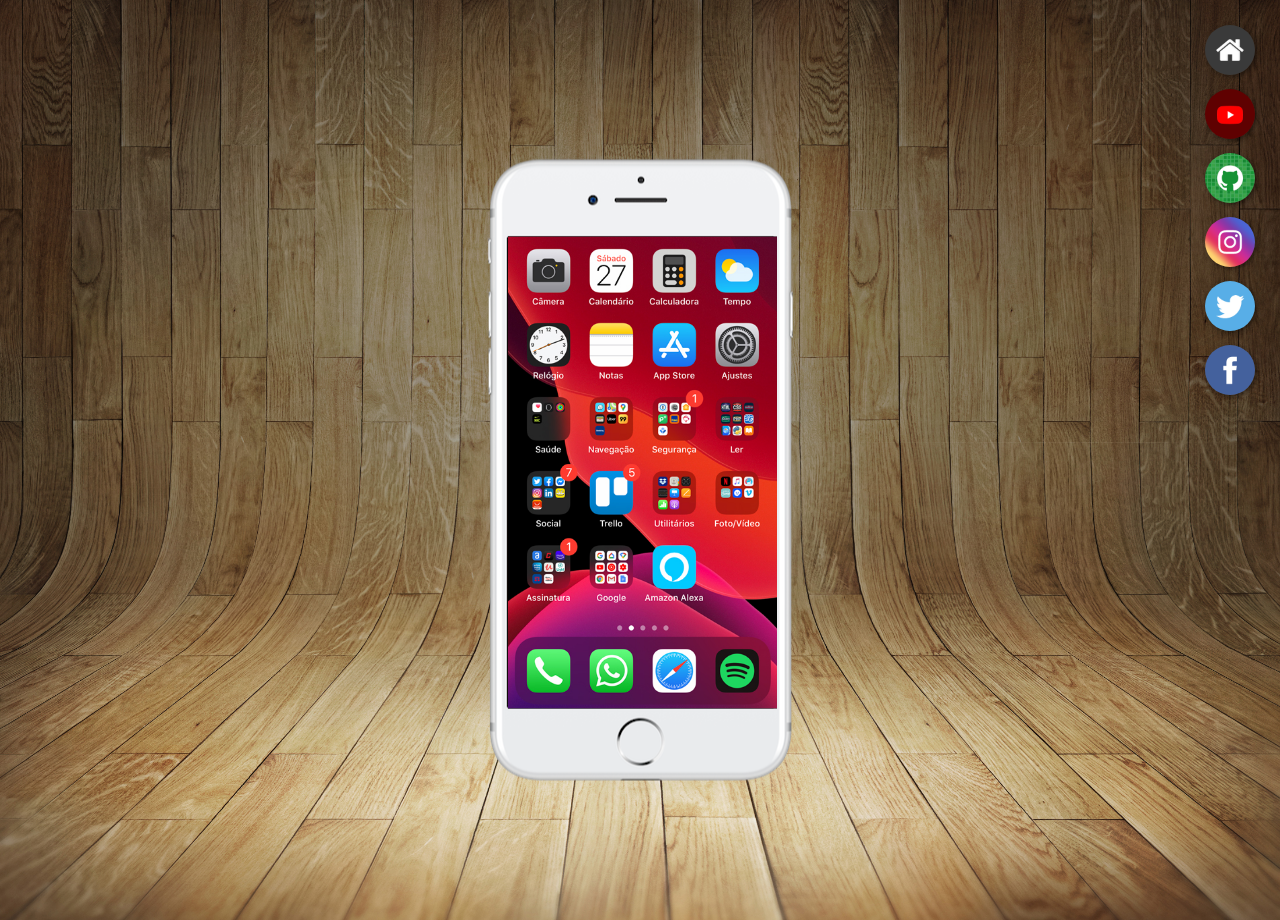
<file: index.html>
<!DOCTYPE html>
<html lang="pt-br">
<head>
    <meta charset="UTF-8">
    <meta http-equiv="X-UA-Compatible" content="IE=edge">
    <meta name="viewport" content="width=device-width, initial-scale=1.0">
    <title>Projeto Rede Sociais</title>
    <link rel="shortcut icon" href="pacote-d013/favicon.ico" type="image/x-icon">
    <link rel="stylesheet" href="style.css">
</head>
<body>
    <main>
        <section id="telefone">
            <iframe src="home.html" name="tela" id="tela" frameborder="0"></iframe>
        </section>
        <section id="redes-sociais">
            <a href="home.html" target="tela"><img src="pacote-d013/imagens/logo-home.jpg" alt="Home"></a><br>
            <a href="youtube.html" target="tela"><img src="pacote-d013/imagens/logo-youtube.jpg" alt="YouTube"></a><br>
            <a href="github.html" target="tela"><img src="pacote-d013/imagens/logo-github.jpg" alt="github"></a><br>
            <a href="insta.html" target="tela"><img src="pacote-d013/imagens/logo-instagram.jpg" alt="Instagram"></a><br>
            <a href="twitter.html" target="tela"><img src="pacote-d013/imagens/logo-twitter.jpg" alt="Twitter"></a><br>
            <a href="facebook.html" target="tela"><img src="pacote-d013/imagens/logo-facebook.jpg" alt="Facebook"></a>
        </section>
    </main>
</body>
</html>
</file>
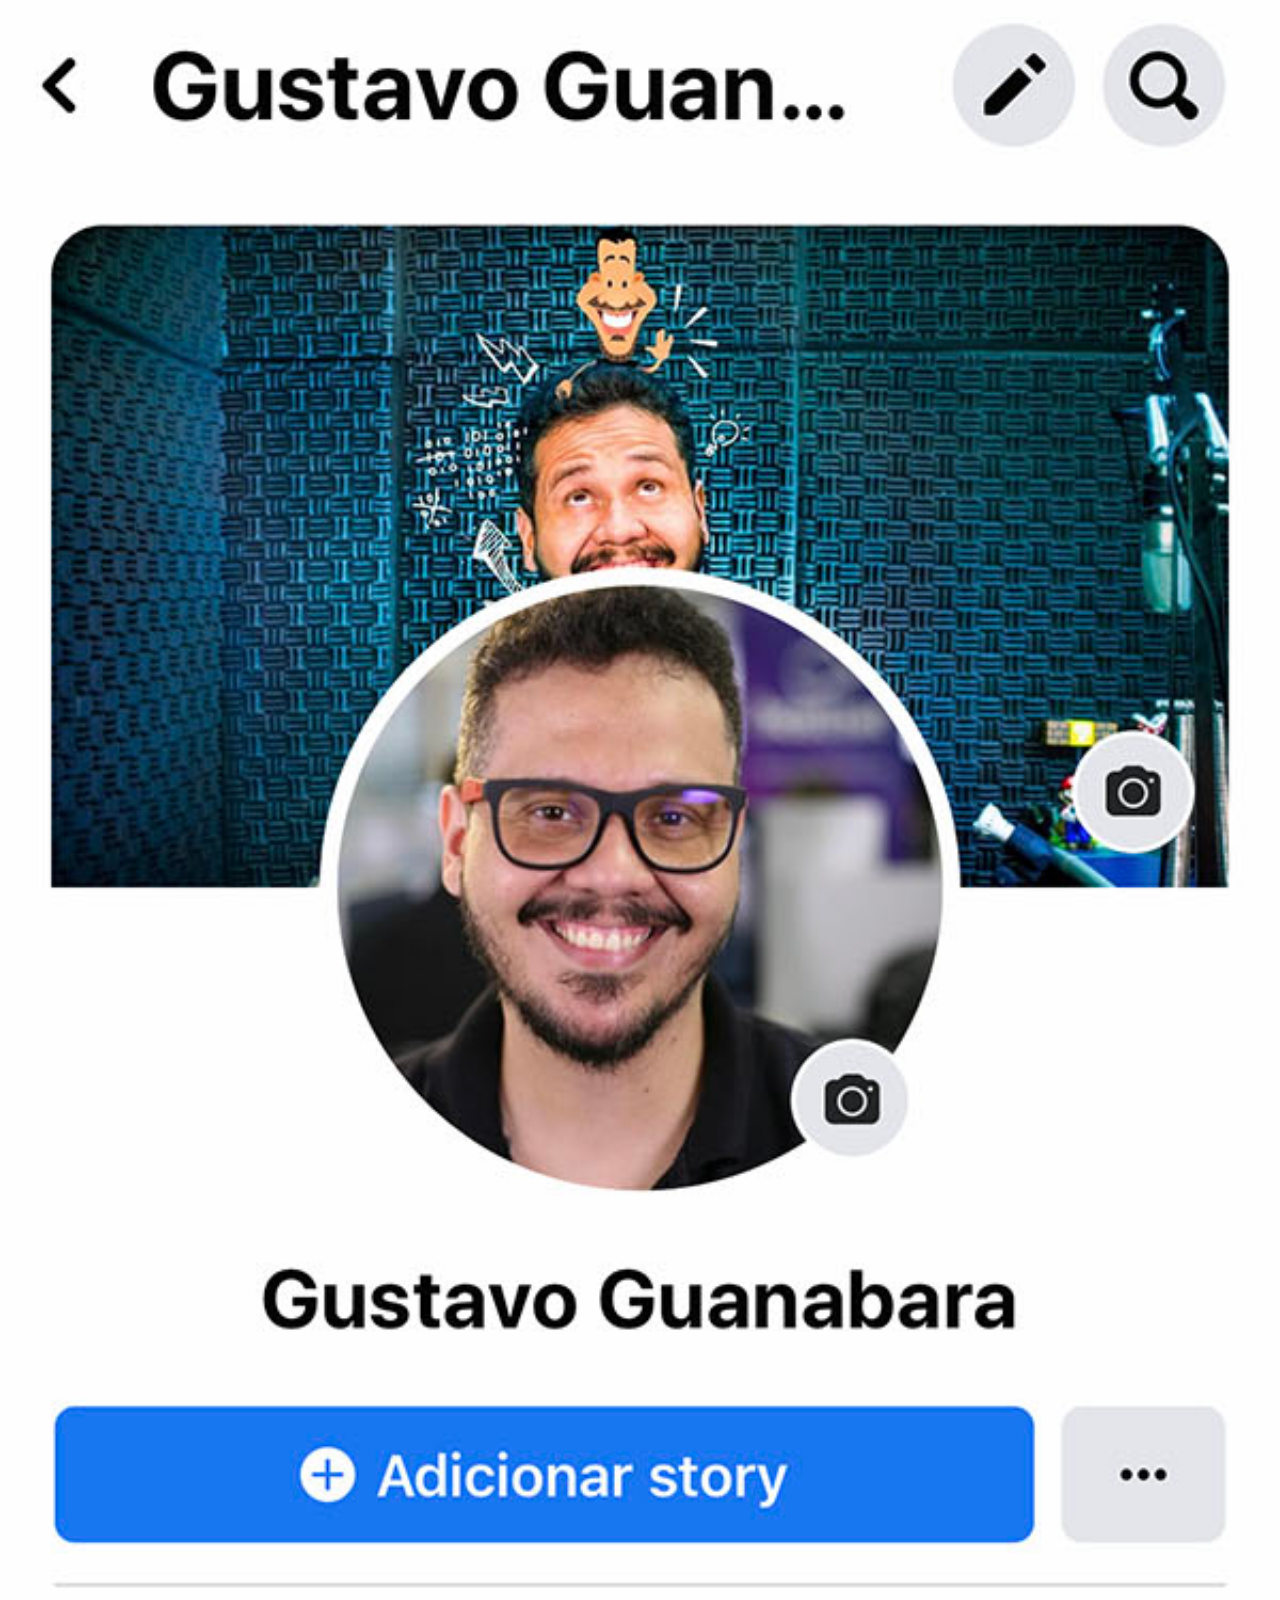
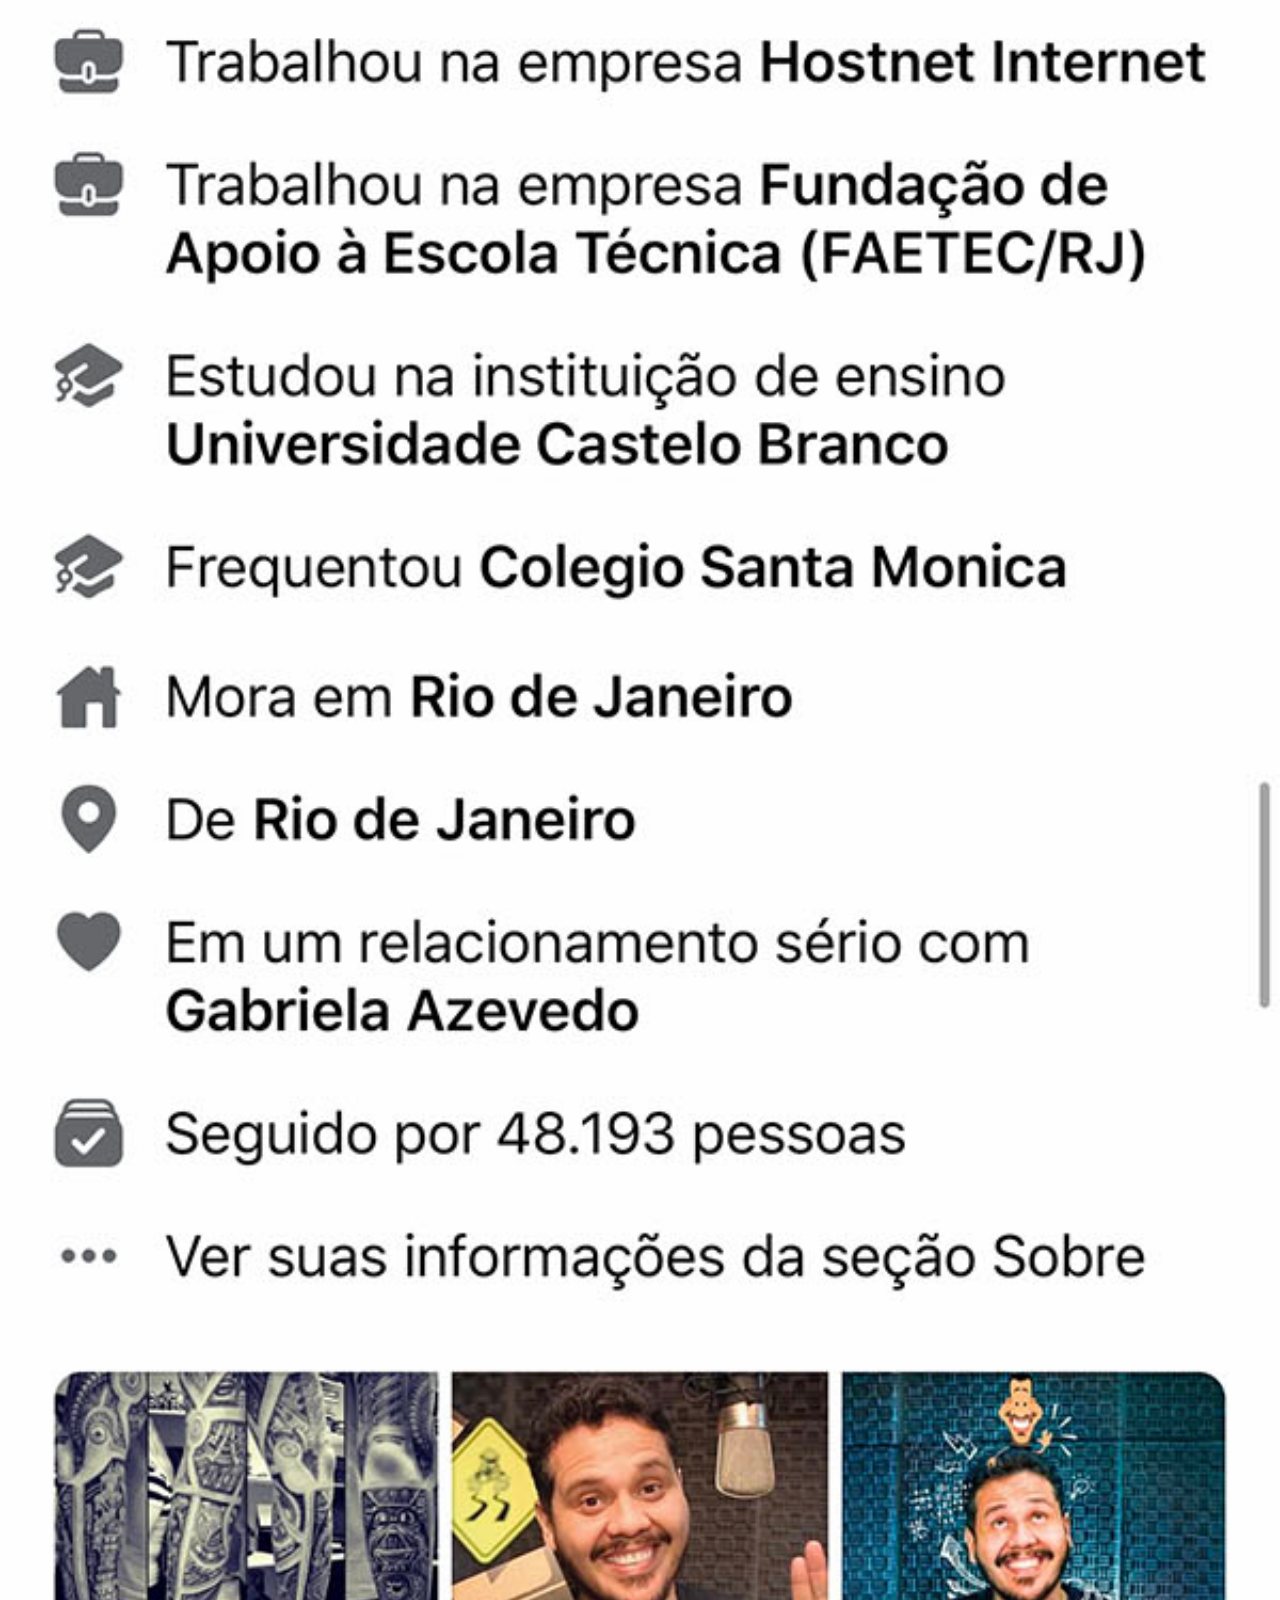
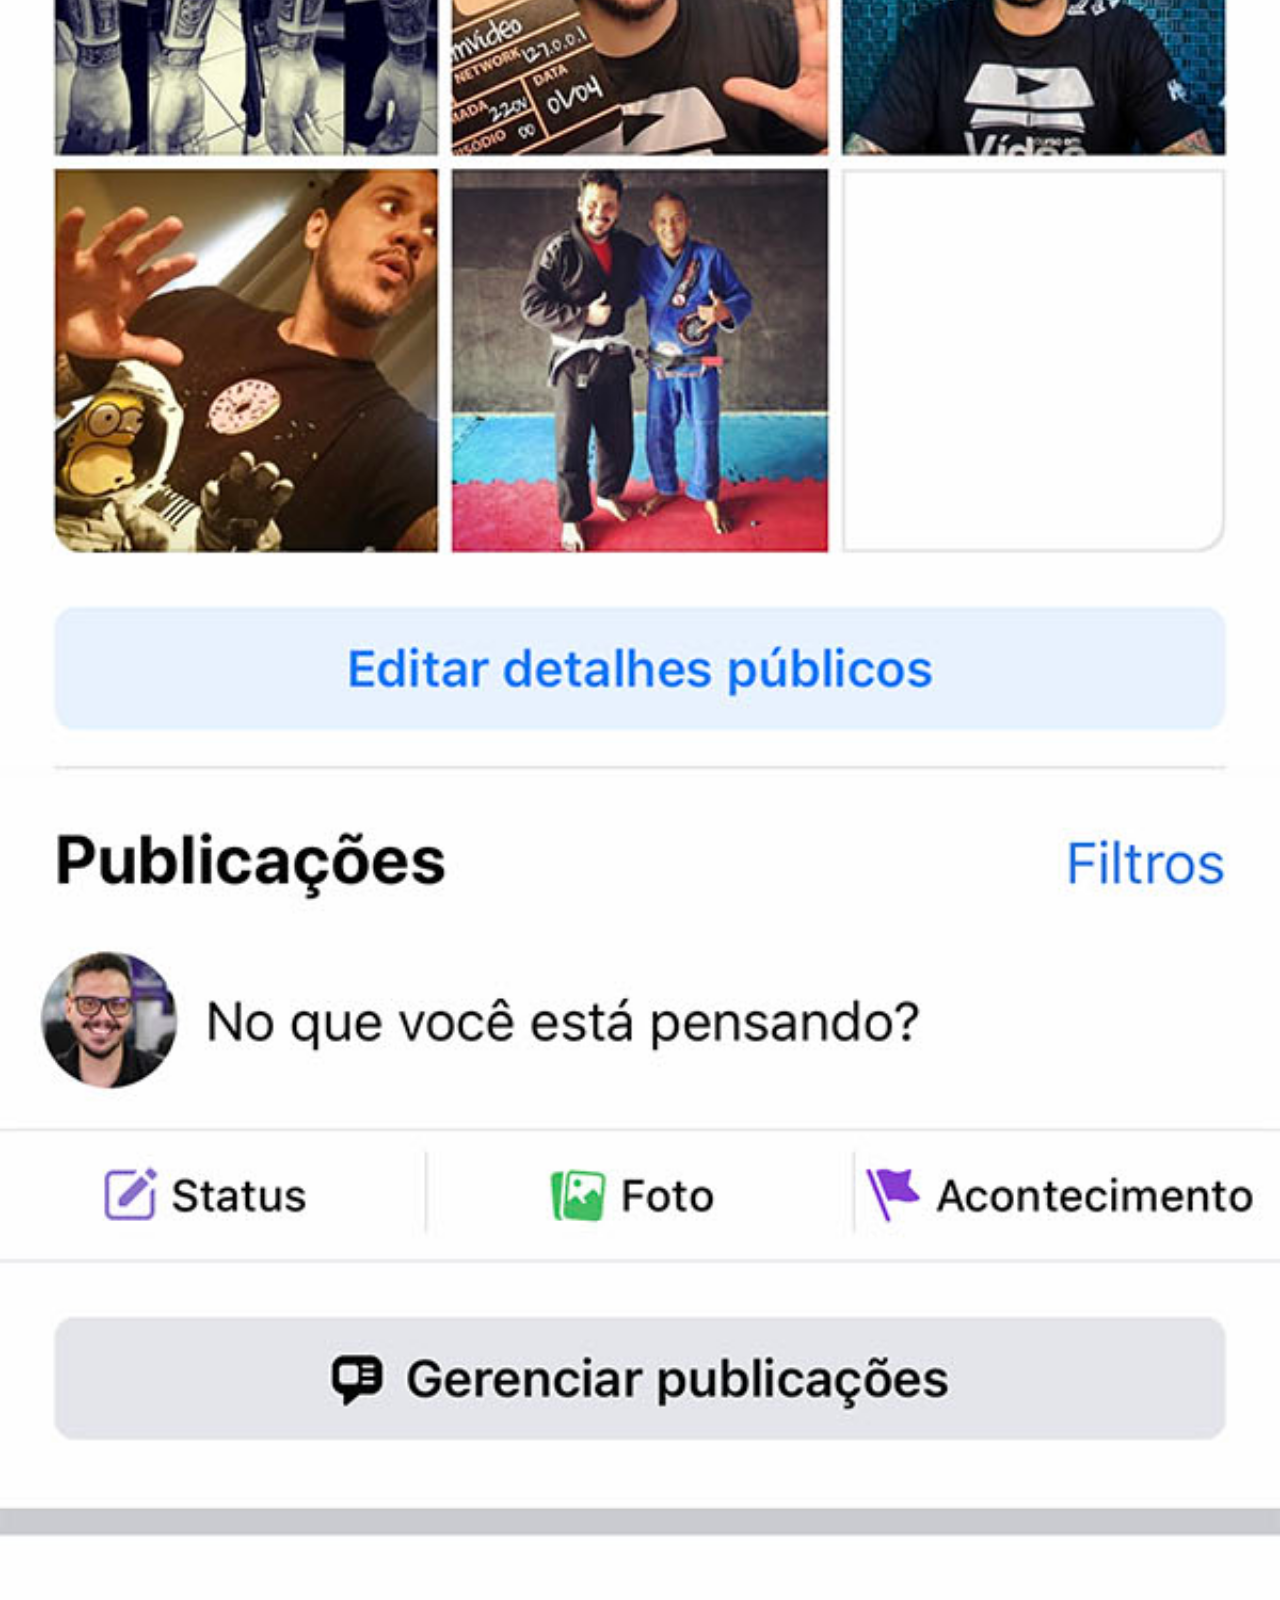
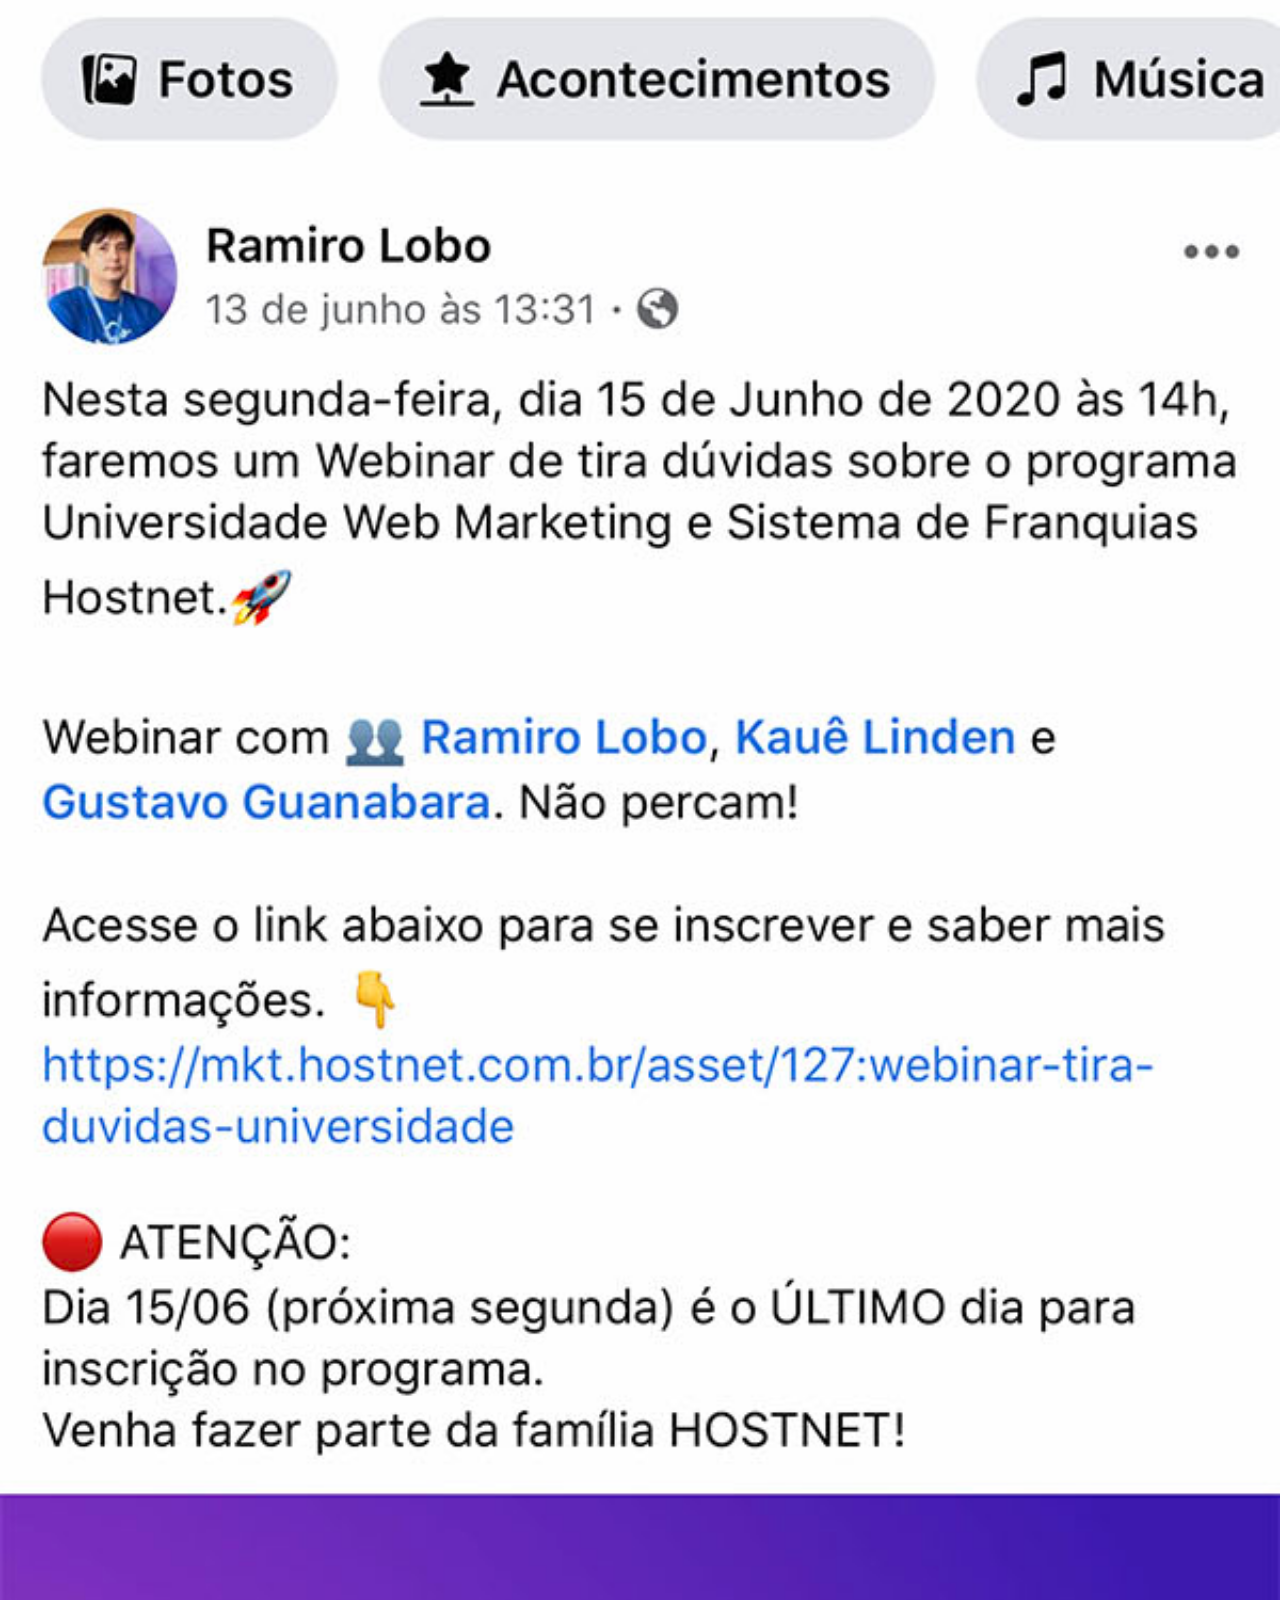
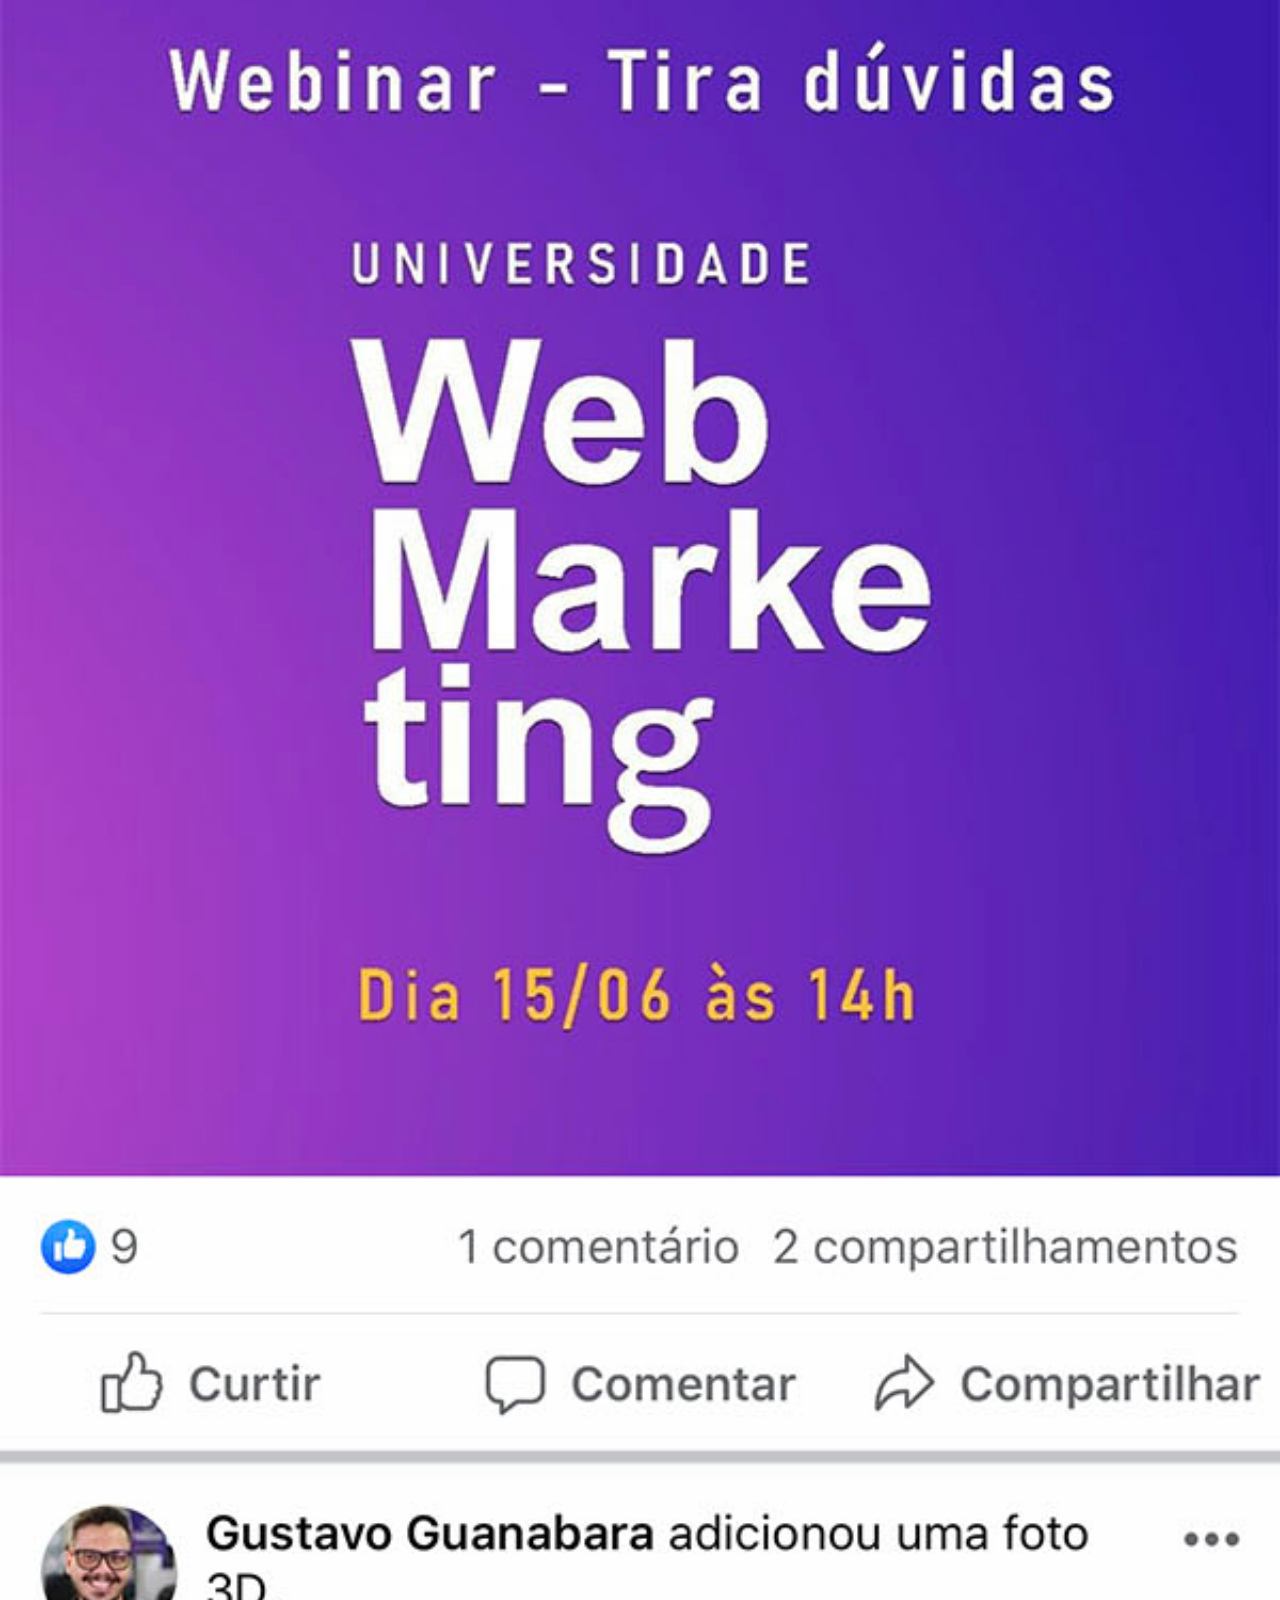
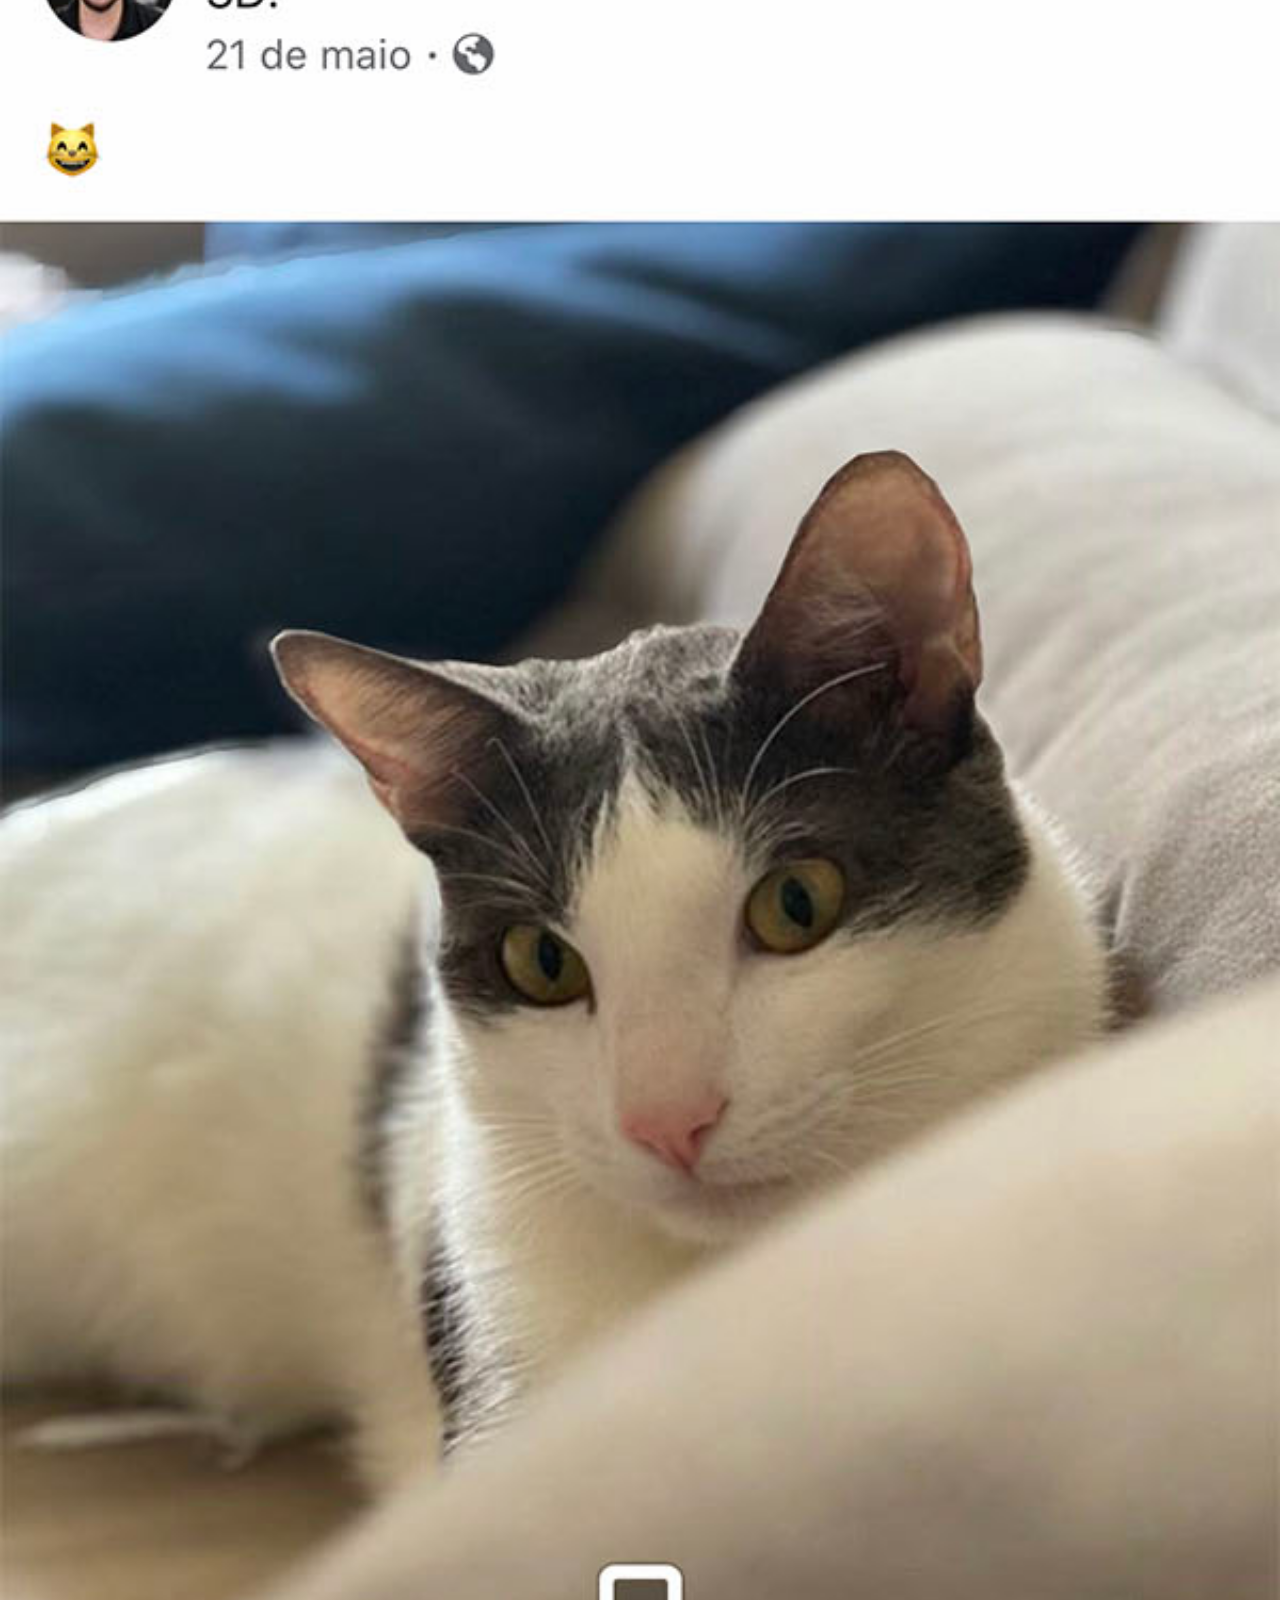
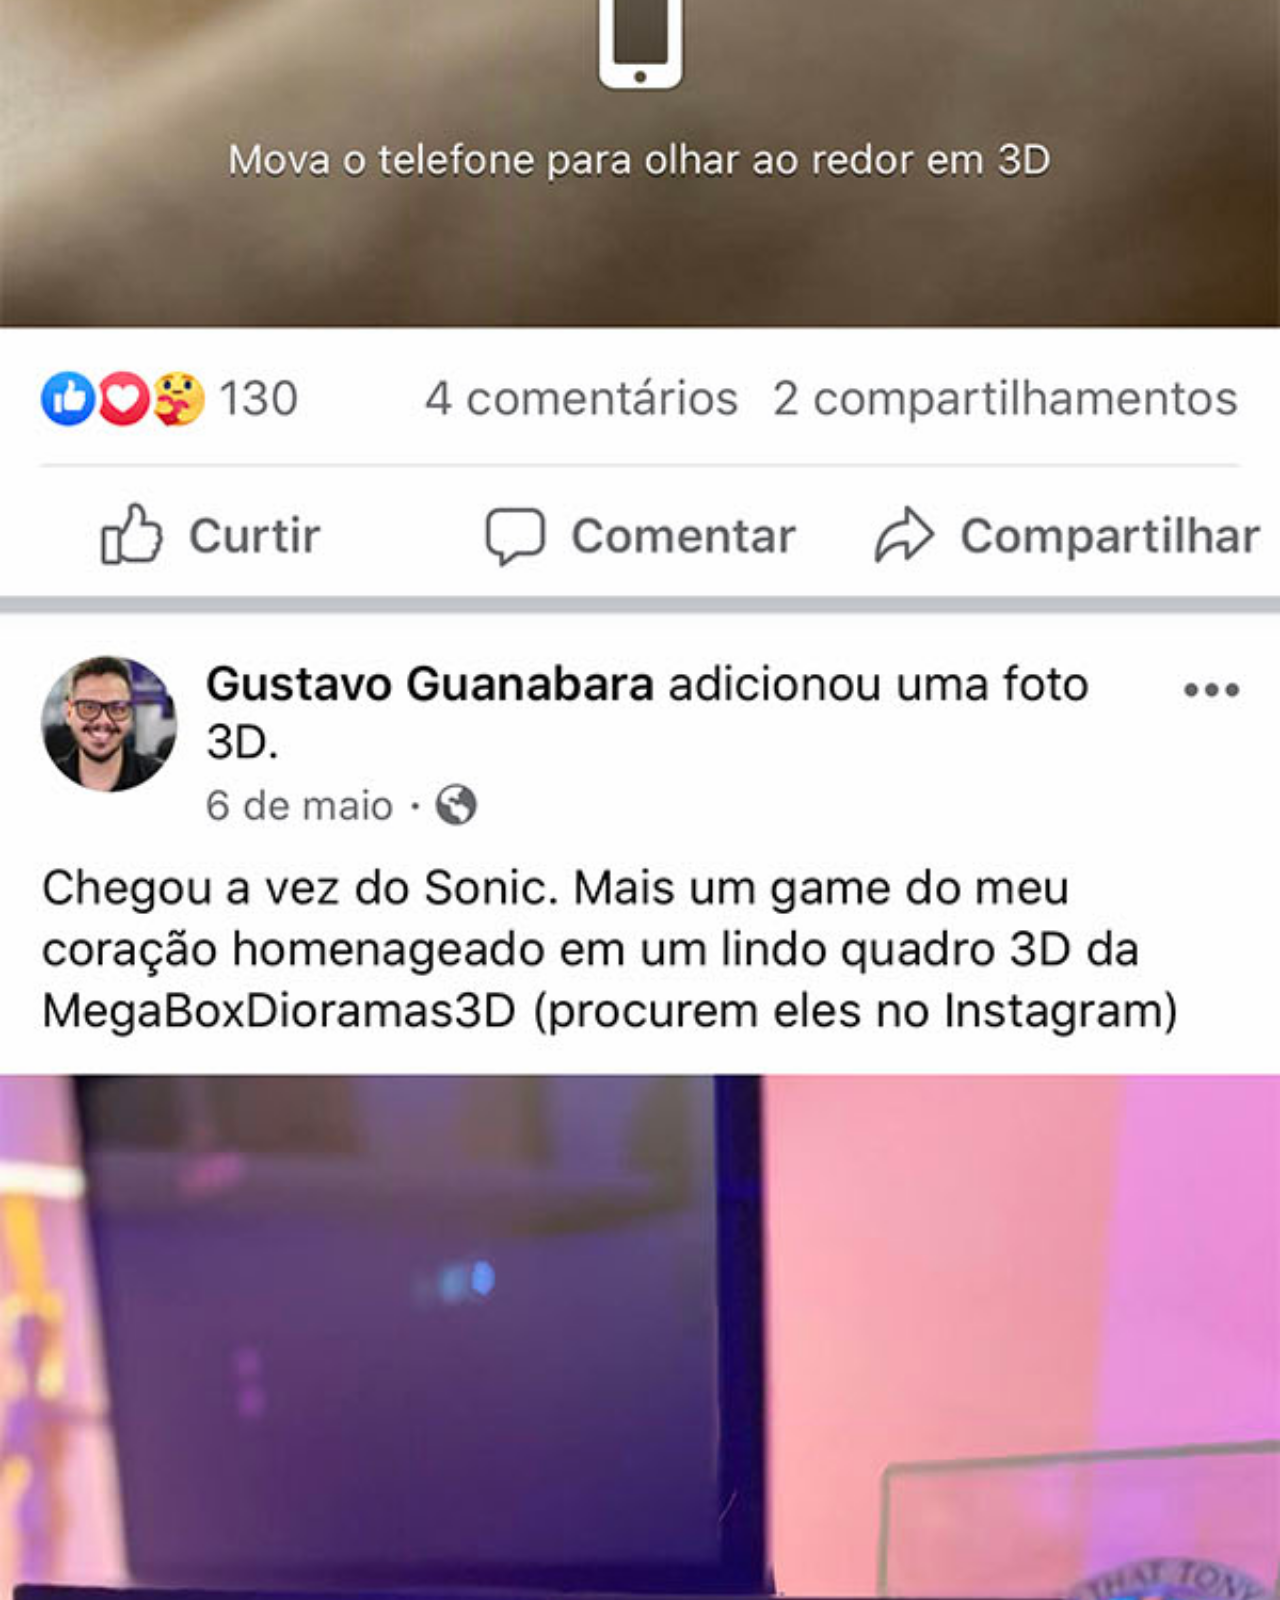
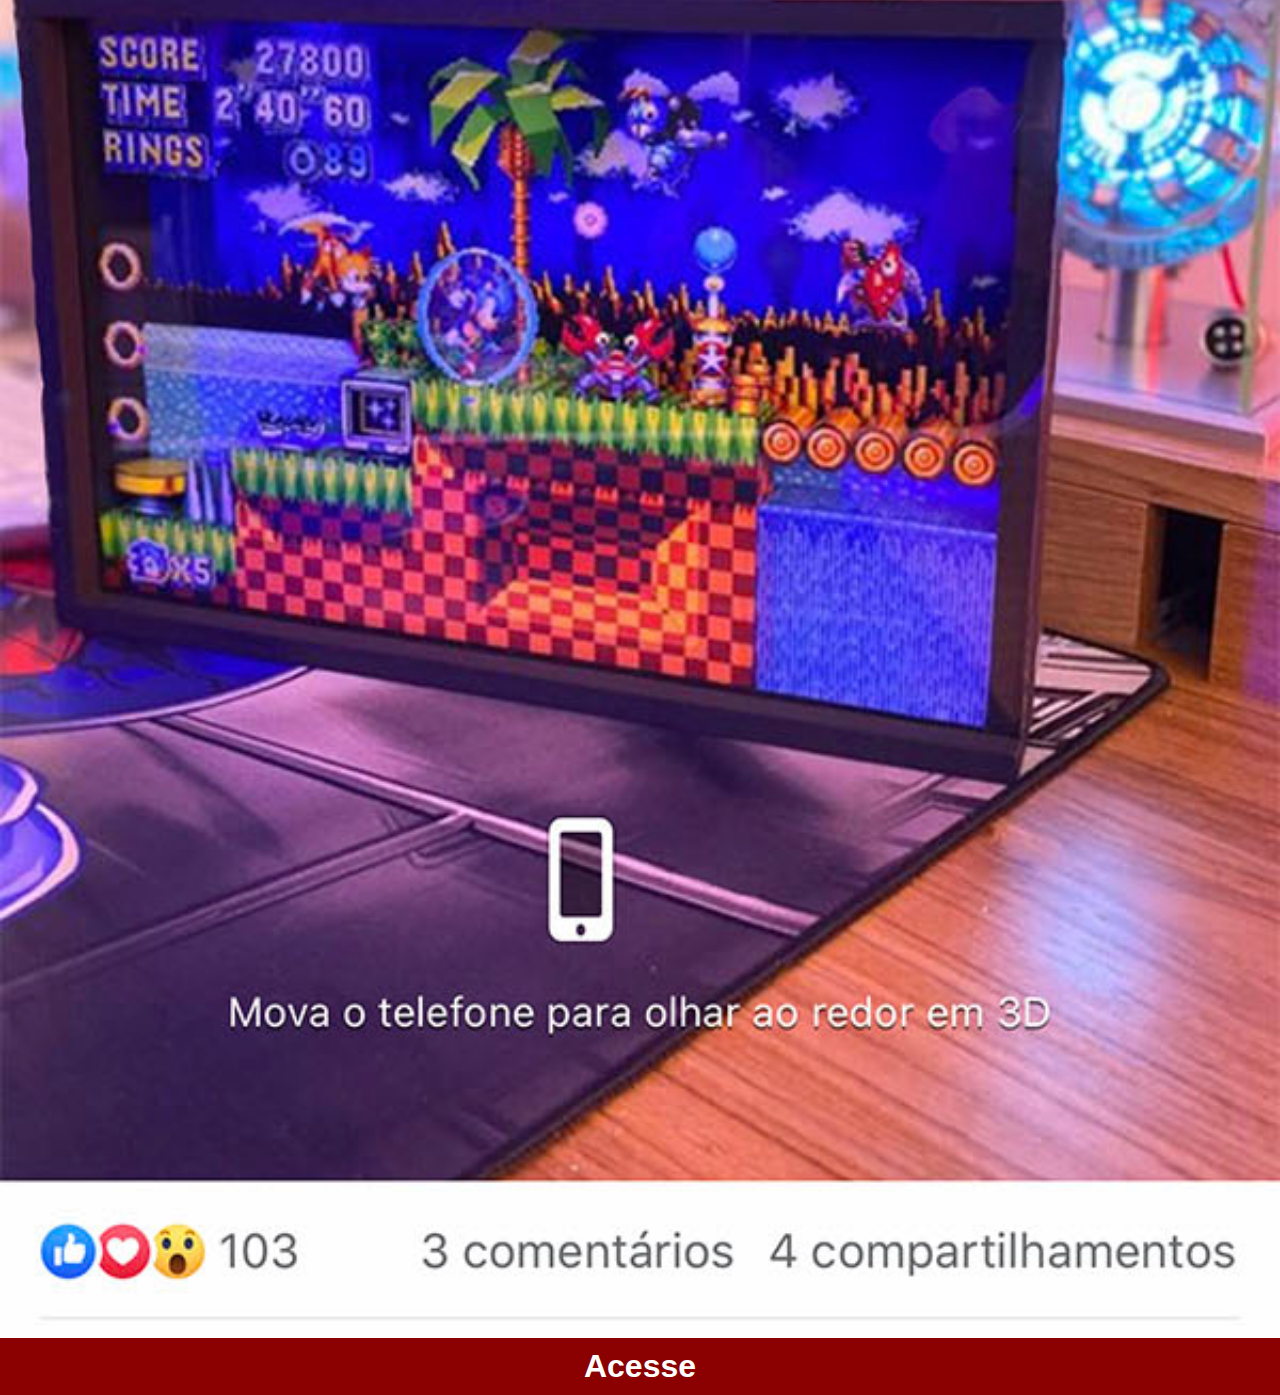
<file: facebook.html>
<!DOCTYPE html>
<html lang="pt-br">
<head>
    <meta charset="UTF-8">
    <meta http-equiv="X-UA-Compatible" content="IE=edge">
    <meta name="viewport" content="width=device-width, initial-scale=1.0">
    <title>GitHub</title>
    <style>
        *{
            margin: 0px;
            padding: 0px;
        }

        body{
            background-color: black;
        }

        ::-webkit-scrollbar{
            width: 0px;
            height: 0px;
        }

        img{
            display: block;
            width: 100vw;
        }

        p{
            display: block;
            text-align: center;
        }
        
        a{
            display: block;
            text-decoration: none;
            background-color: darkred;
            padding: 10px;
            text-align: center;
            font-family: Arial, Helvetica, sans-serif;
            font-size: 2em;
            font-weight: bold;
            color: white;
        }

        a:hover{
            text-decoration: underline;
            background-color: red;
            transition-duration: 0.5s;
        }
    </style>
</head>
<body>
    <img src="pacote-d013/imagens/tela-facebook.jpg" alt="GitHub">
    <p><a href="https://www.facebook.com/gustavoguanabara/" target="_blank">Acesse</a></p>
</body>
</html>
</file>
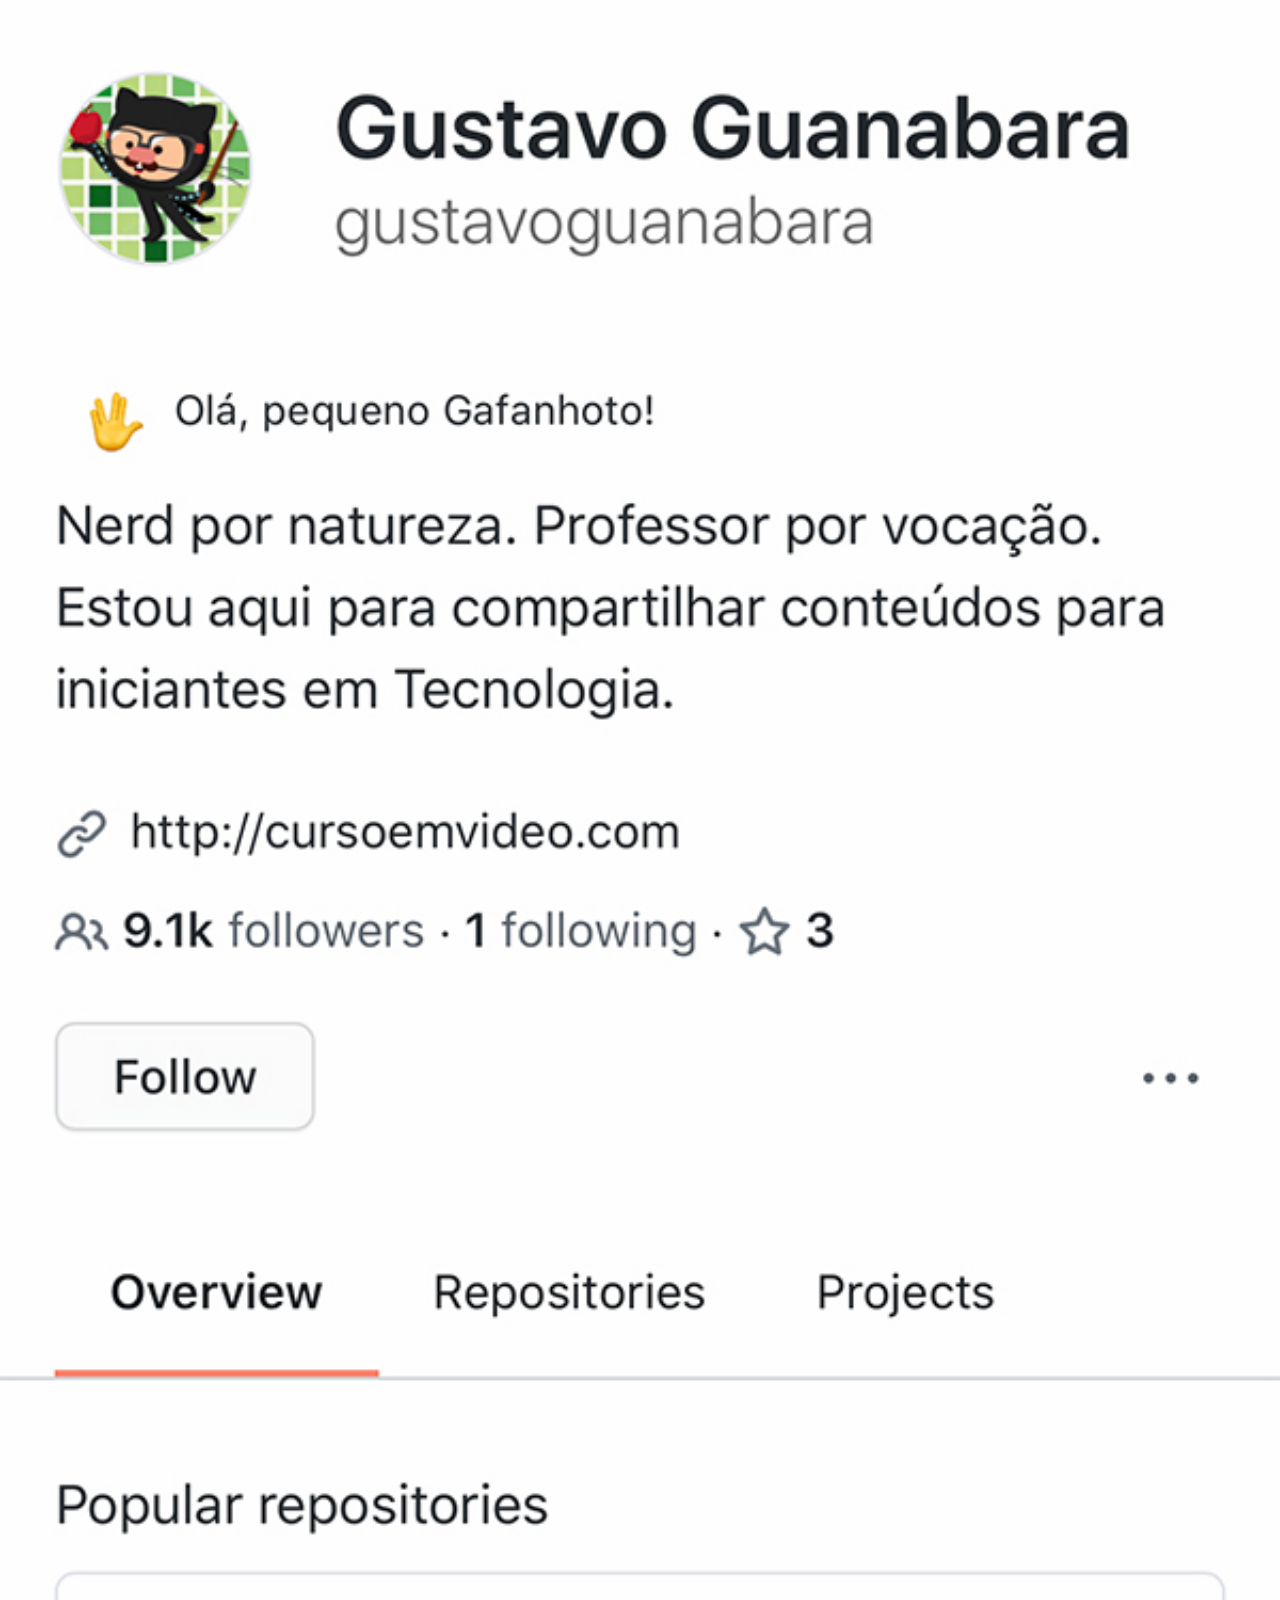
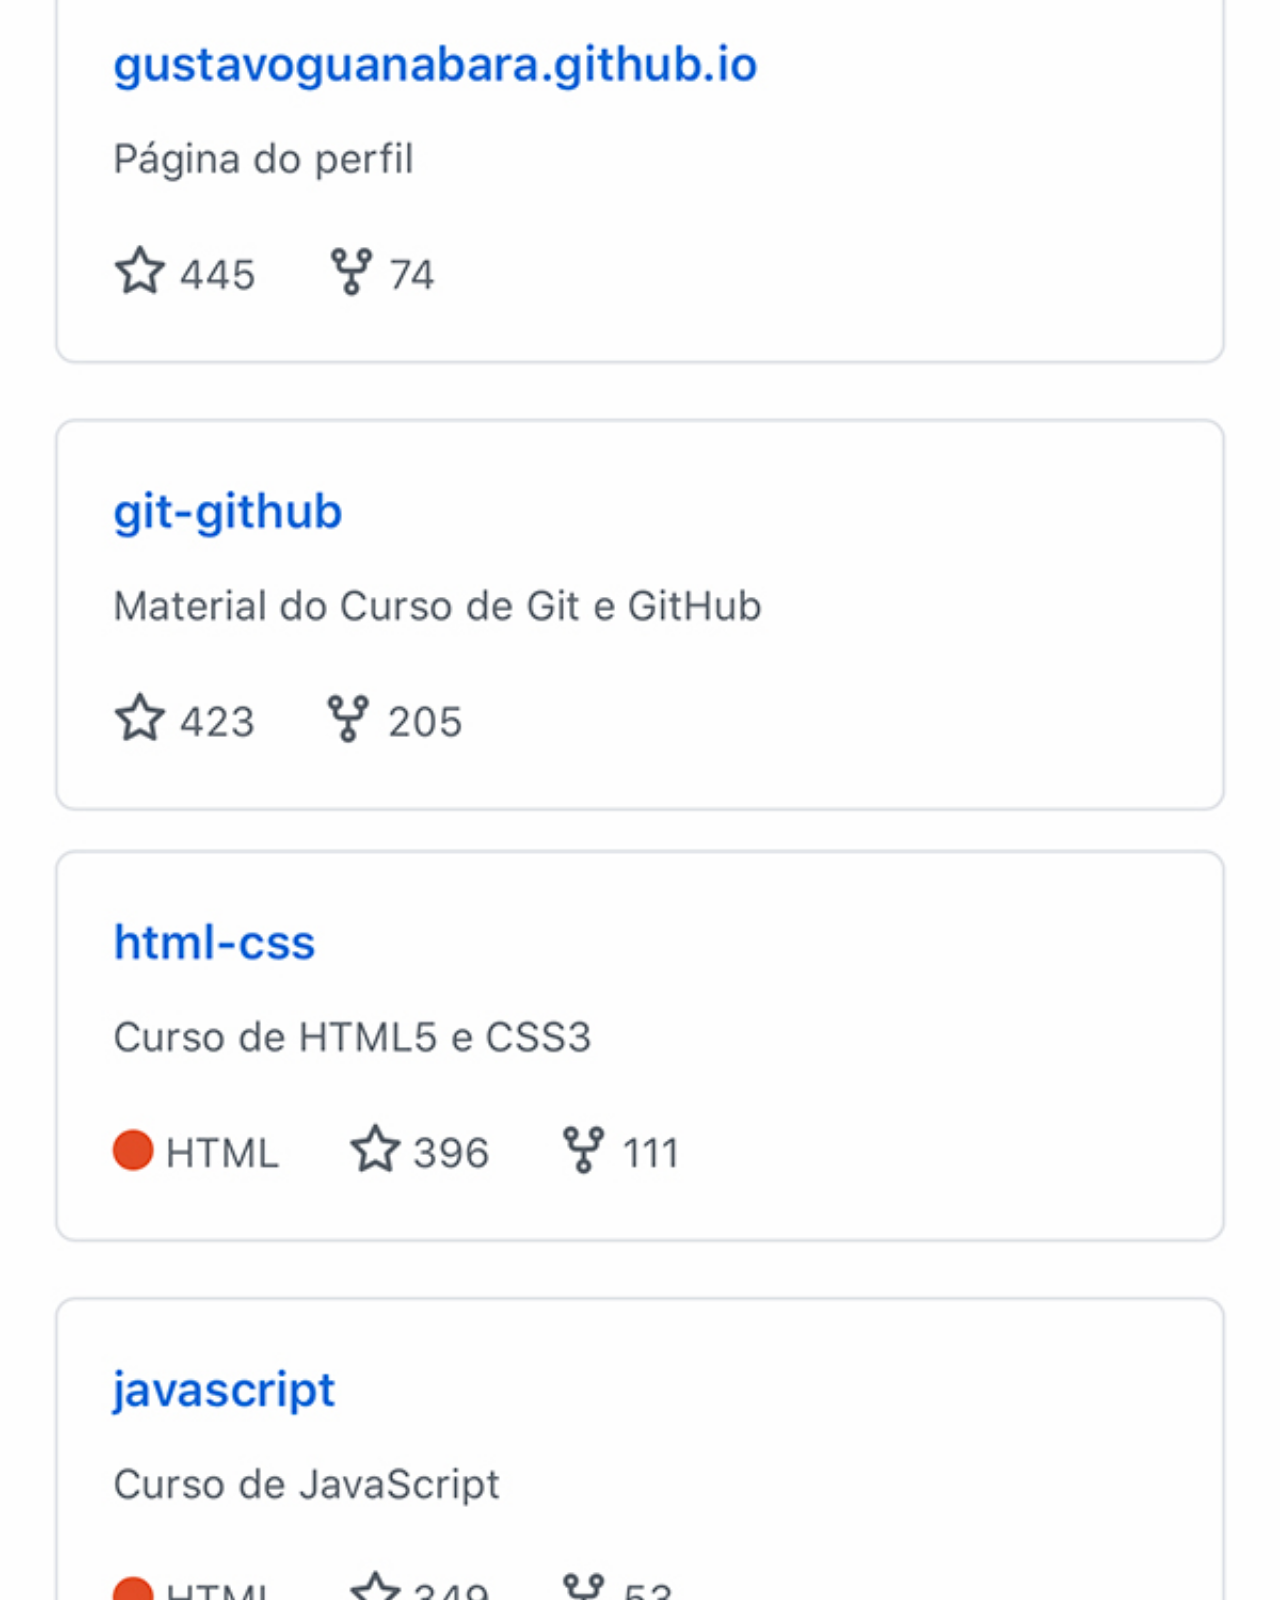
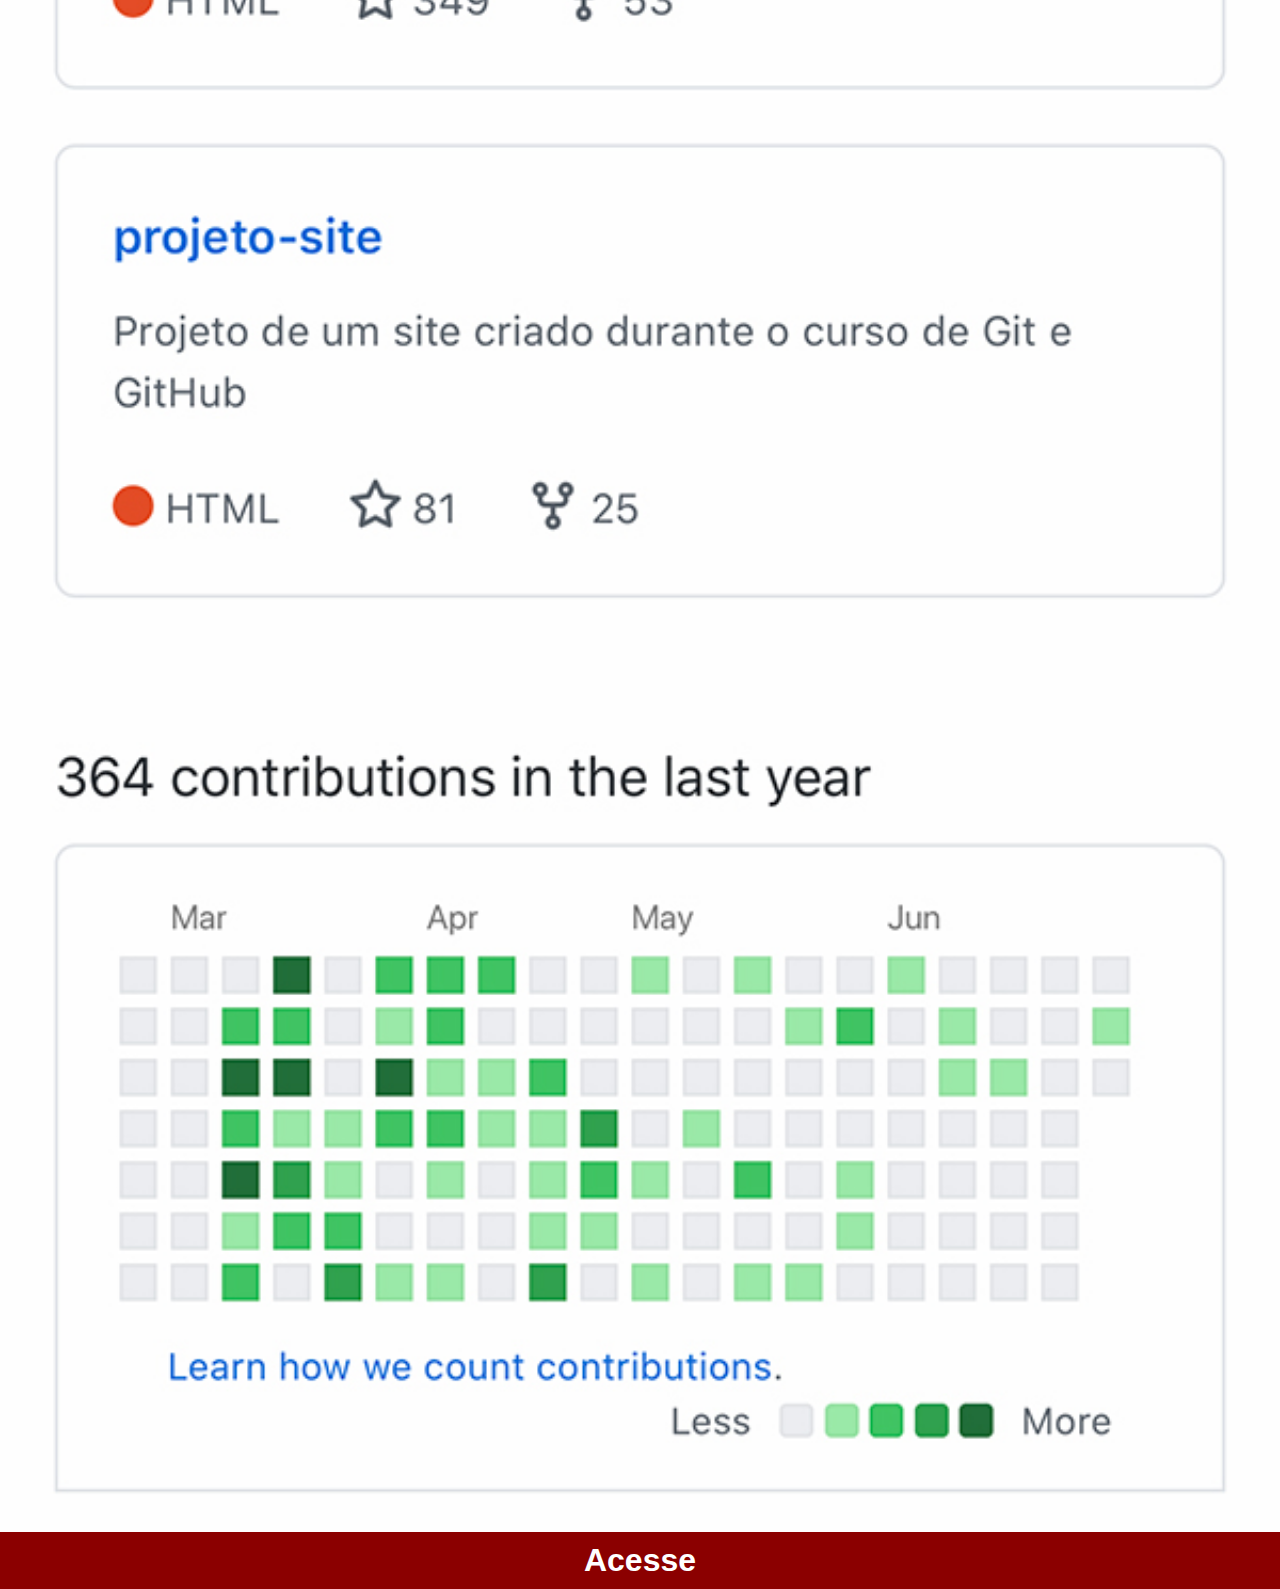
<file: github.html>
<!DOCTYPE html>
<html lang="pt-br">
<head>
    <meta charset="UTF-8">
    <meta http-equiv="X-UA-Compatible" content="IE=edge">
    <meta name="viewport" content="width=device-width, initial-scale=1.0">
    <title>GitHub</title>
    <style>
        *{
            margin: 0px;
            padding: 0px;
        }

        body{
            background-color: black;
        }

        ::-webkit-scrollbar{
            width: 0px;
            height: 0px;
        }

        img{
            display: block;
            width: 100vw;
        }

        p{
            display: block;
            text-align: center;
        }
        
        a{
            display: block;
            text-decoration: none;
            background-color: darkred;
            padding: 10px;
            text-align: center;
            font-family: Arial, Helvetica, sans-serif;
            font-size: 2em;
            font-weight: bold;
            color: white;
        }

        a:hover{
            text-decoration: underline;
            background-color: red;
            transition-duration: 0.5s;
        }
    </style>
</head>
<body>
    <img src="pacote-d013/imagens/tela-github.jpg" alt="GitHub">
    <p><a href="https://github.com/gustavoguanabara" target="_blank">Acesse</a></p>
</body>
</html>
</file>
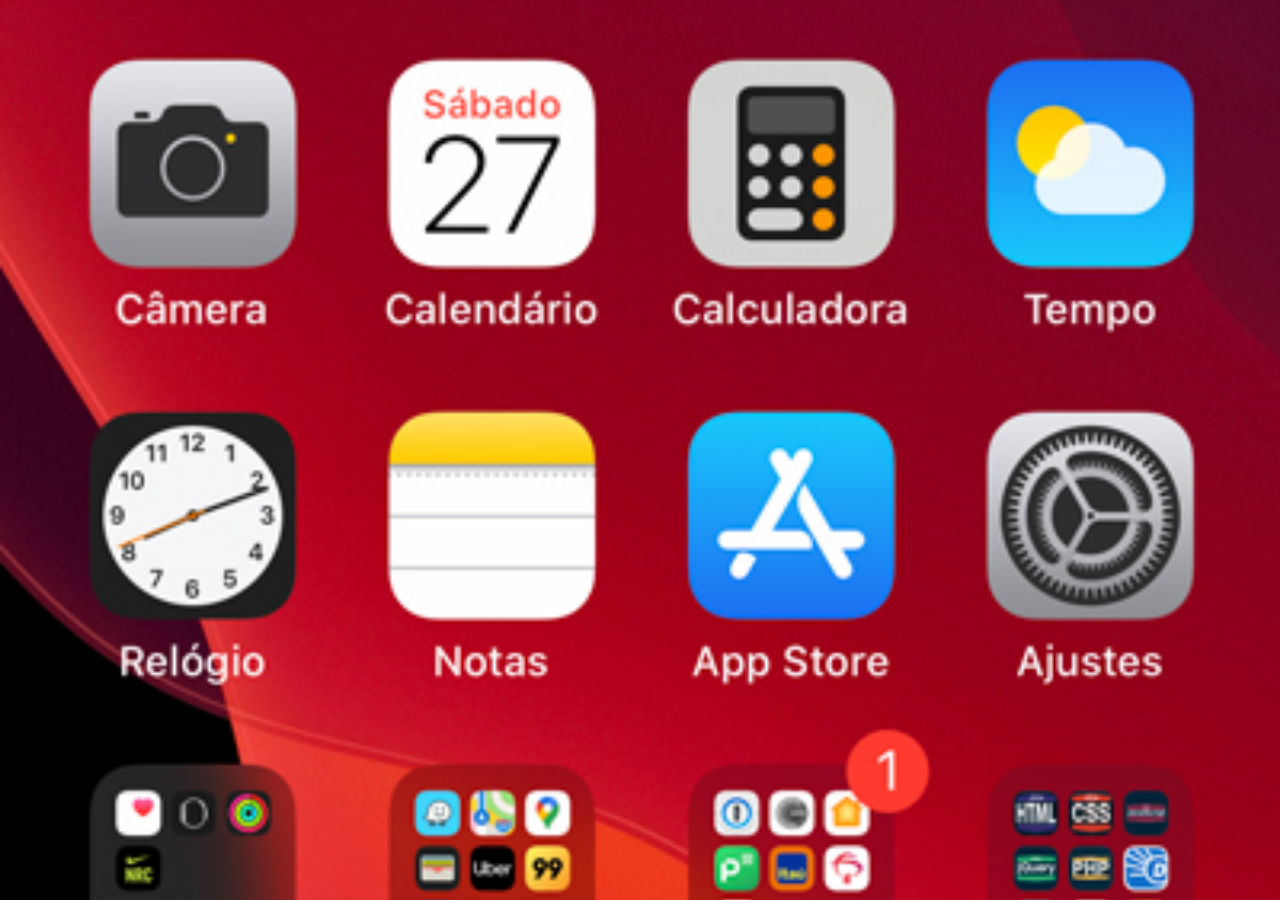
<file: home.html>
<!DOCTYPE html>
<html lang="pt-br">
<head>
    <meta charset="UTF-8">
    <meta http-equiv="X-UA-Compatible" content="IE=edge">
    <meta name="viewport" content="width=device-width, initial-scale=1.0">
    <title>Home</title>
    <style>
        *{
            margin: 0px;
            padding: 0px;
        }

        body{
            width: 100vw;
            height: 100vh;
            background-color: black;
        }
        
        main{
            height: 100vh;
            background: black url('pacote-d013/imagens/tela-home.jpg') no-repeat top center;
            background-size: cover;
        }
    </style>
</head>
<body>
    <main>

    </main>
</body>
</html>
</file>
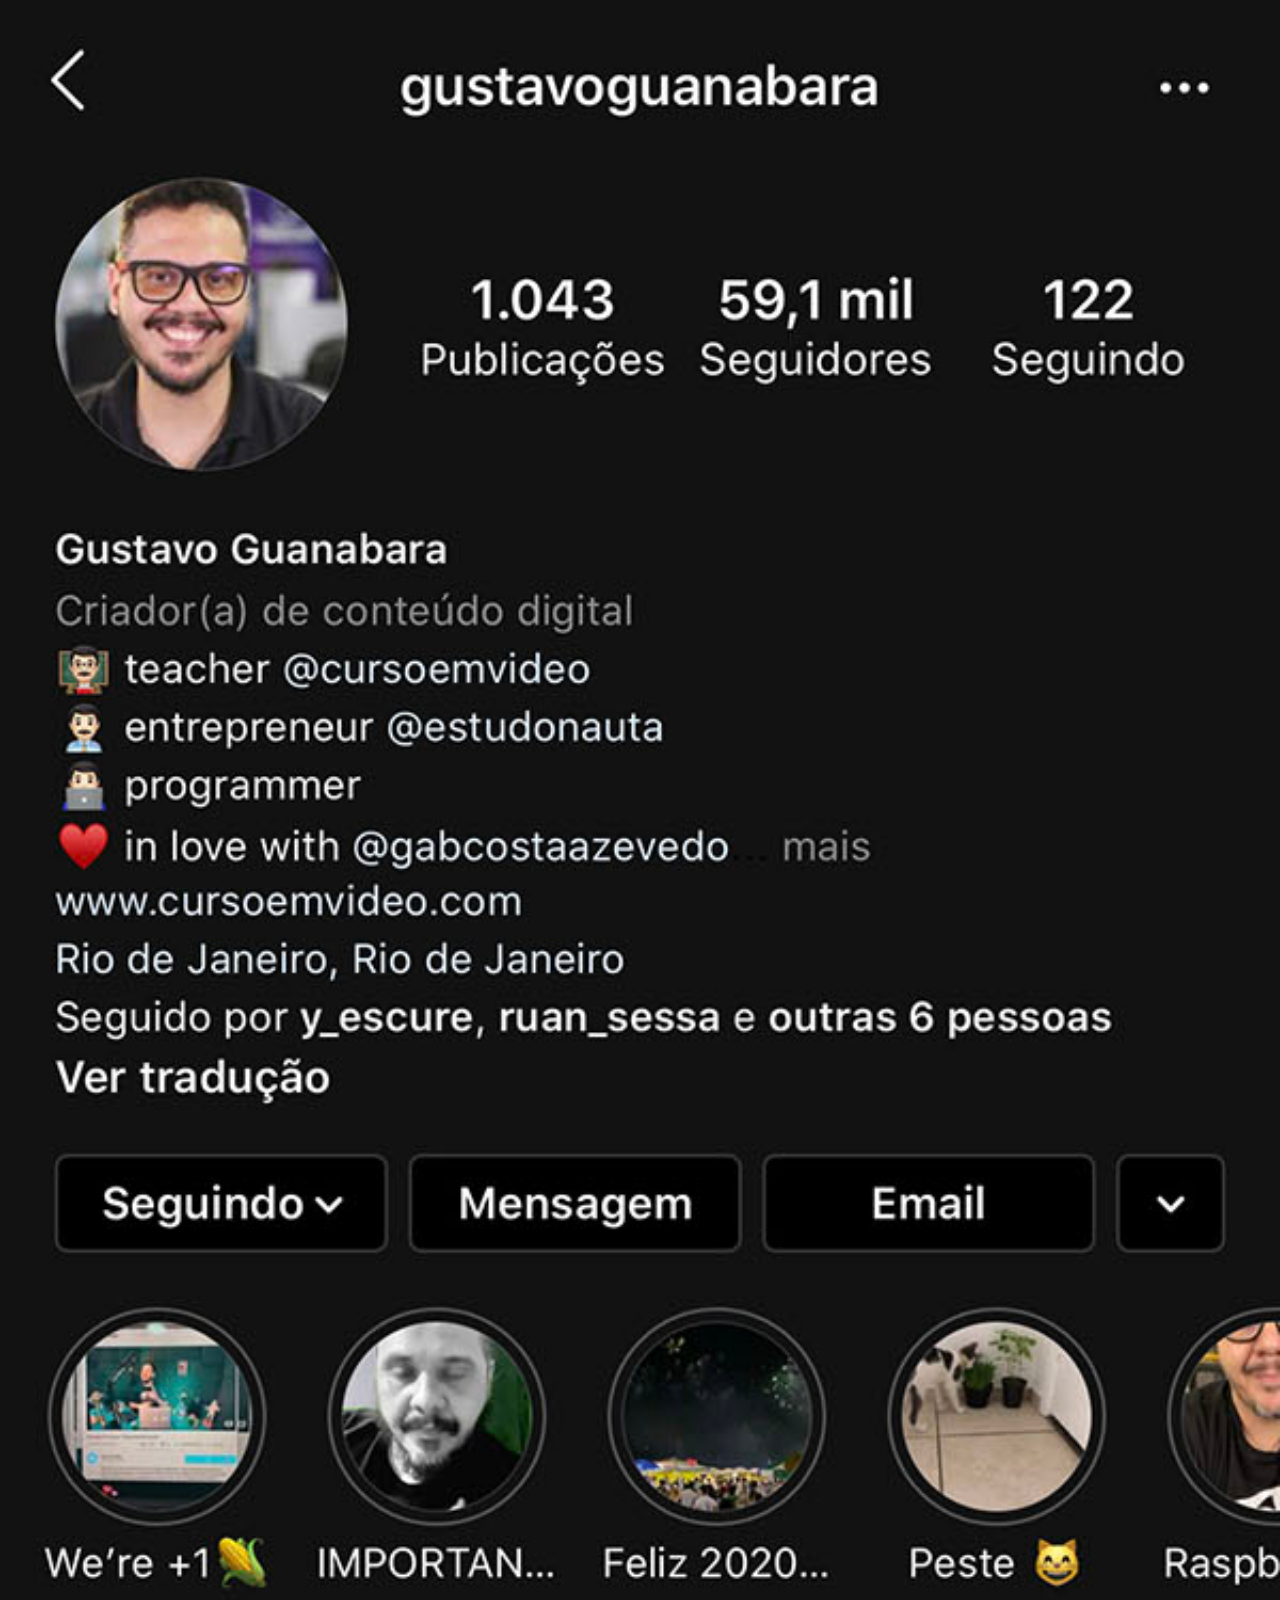
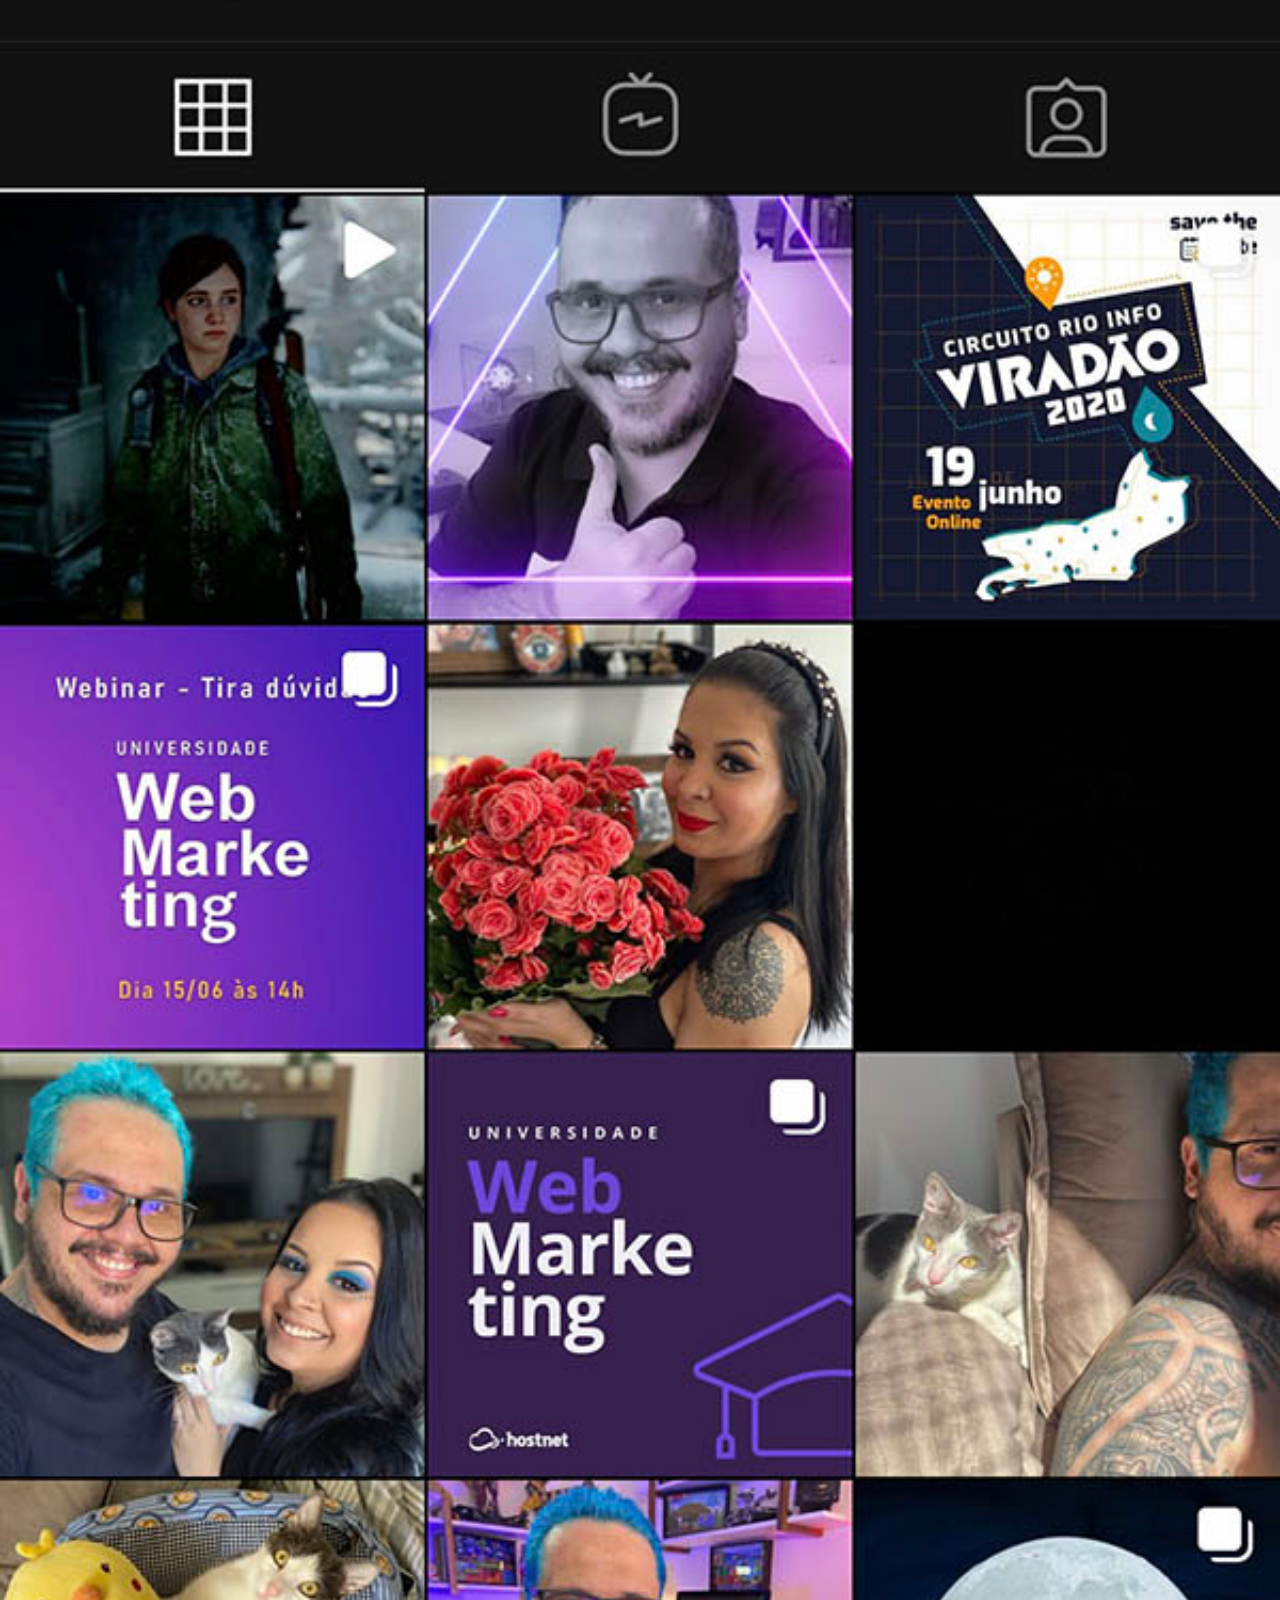
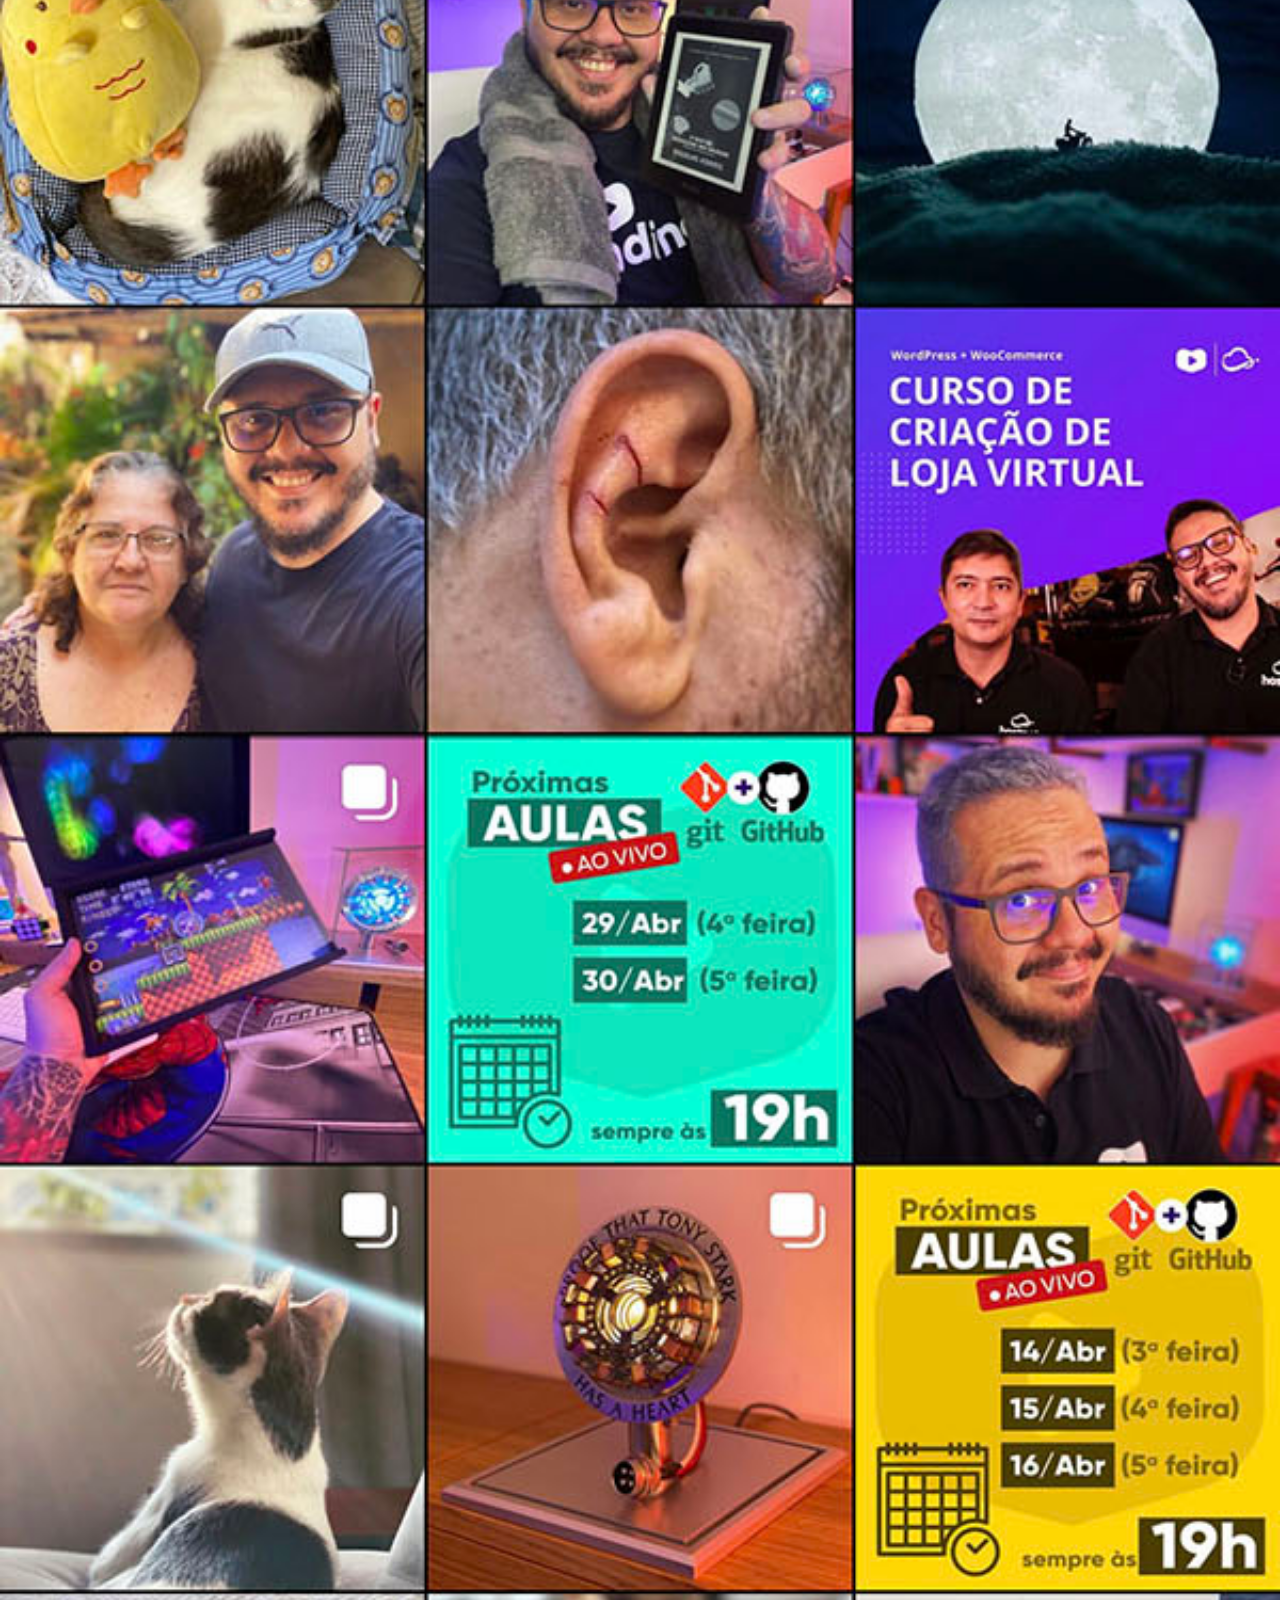
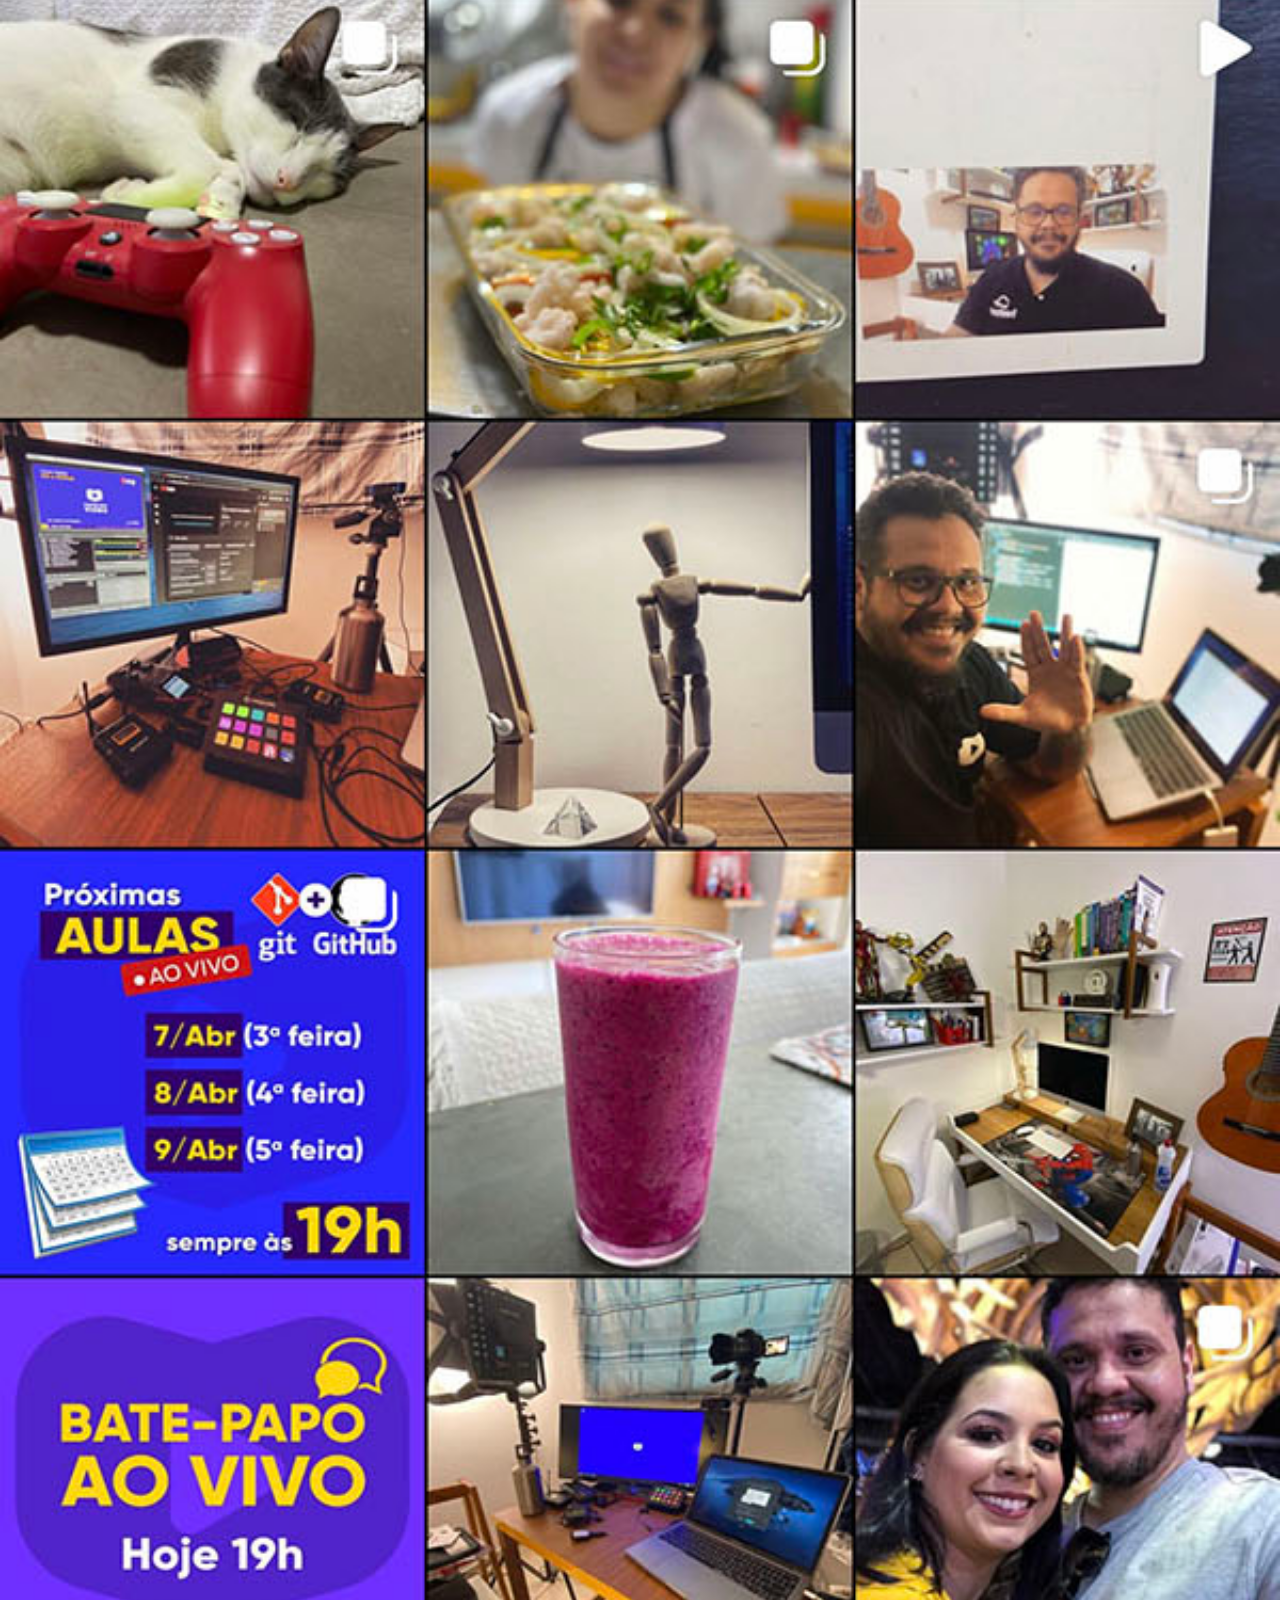
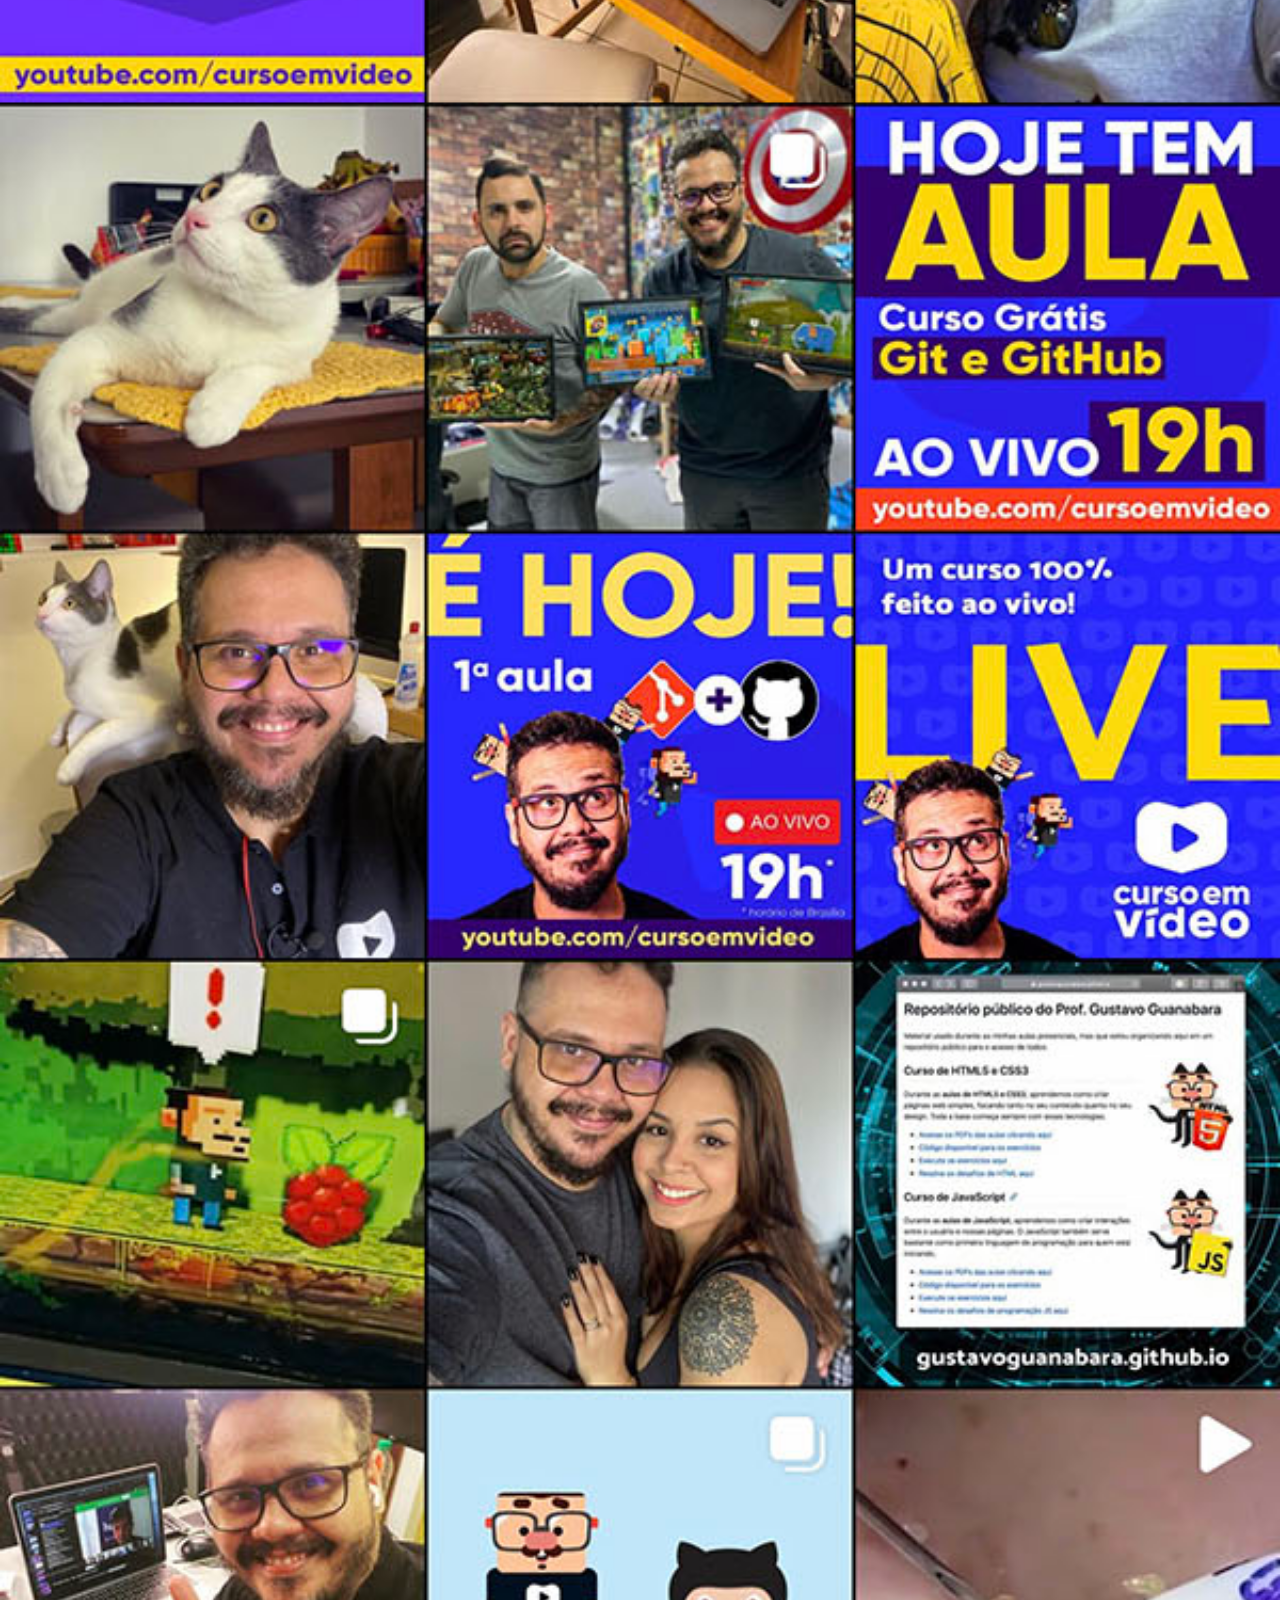
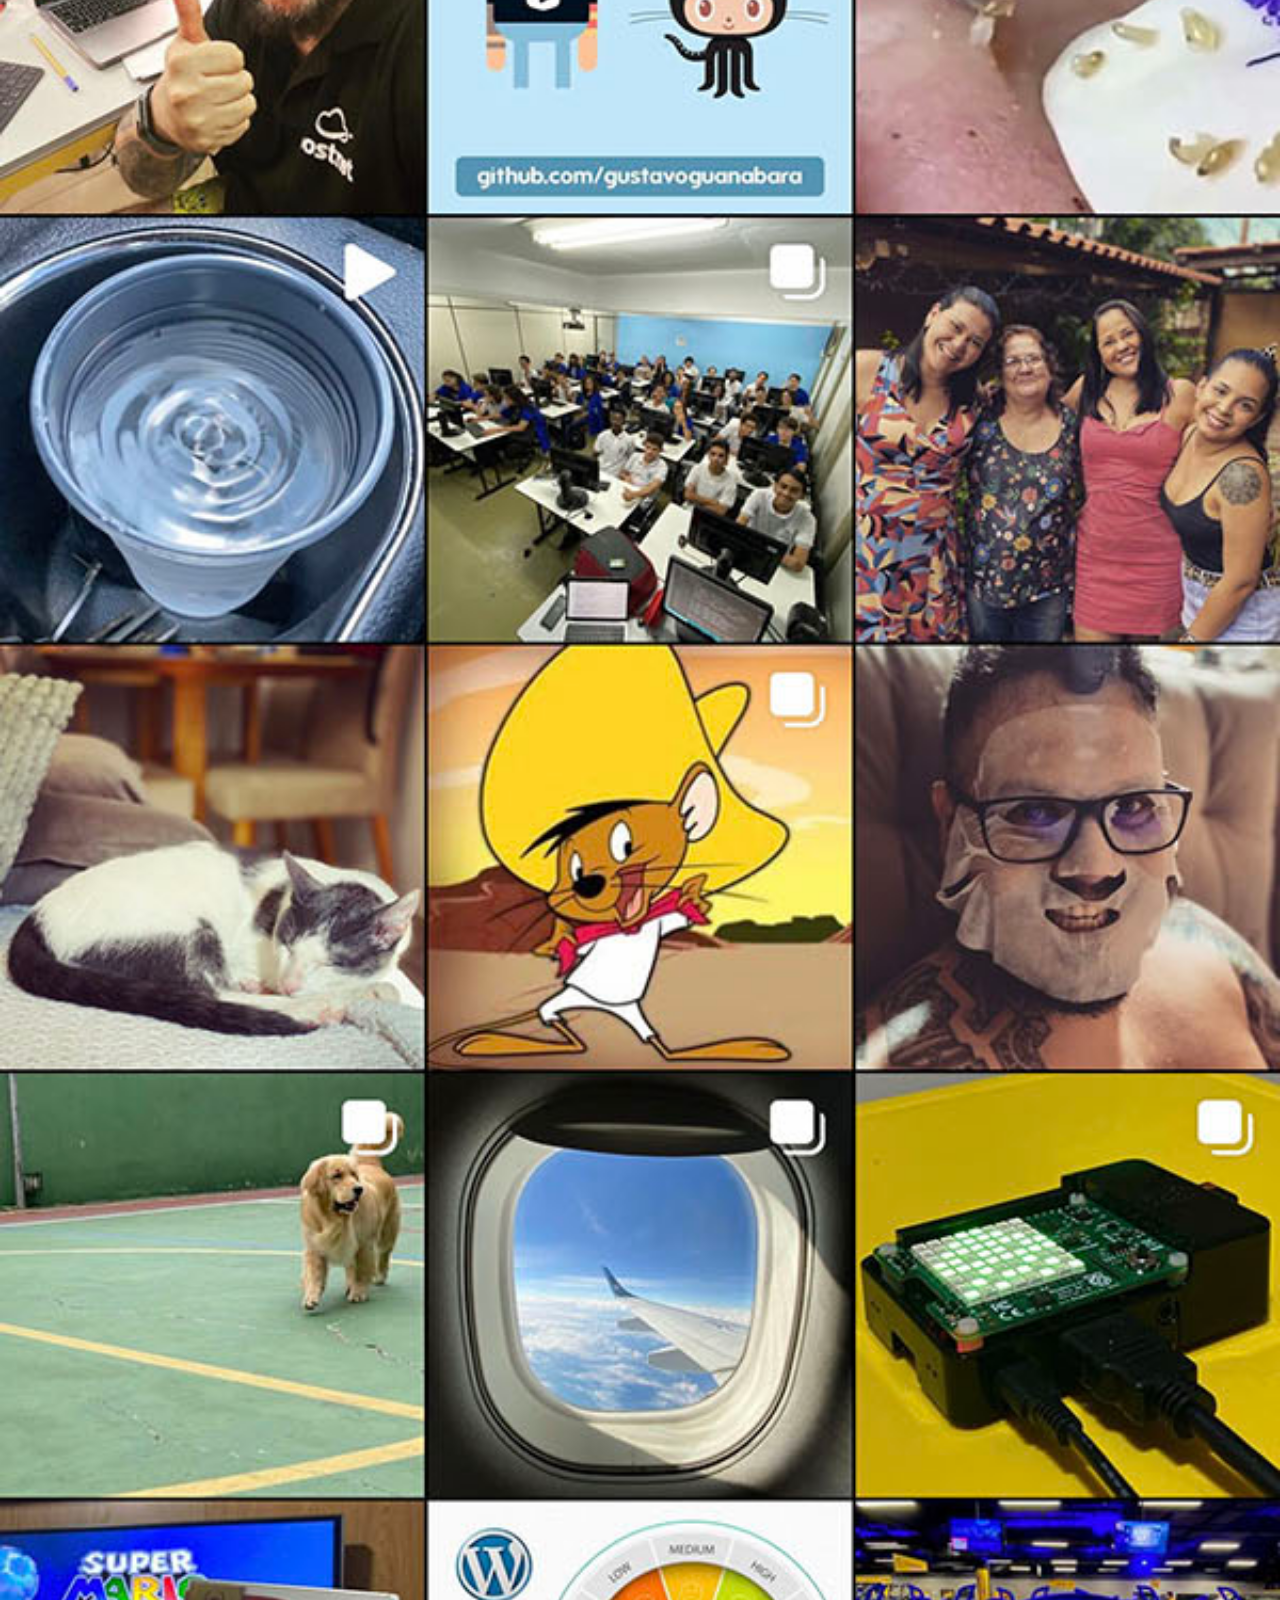
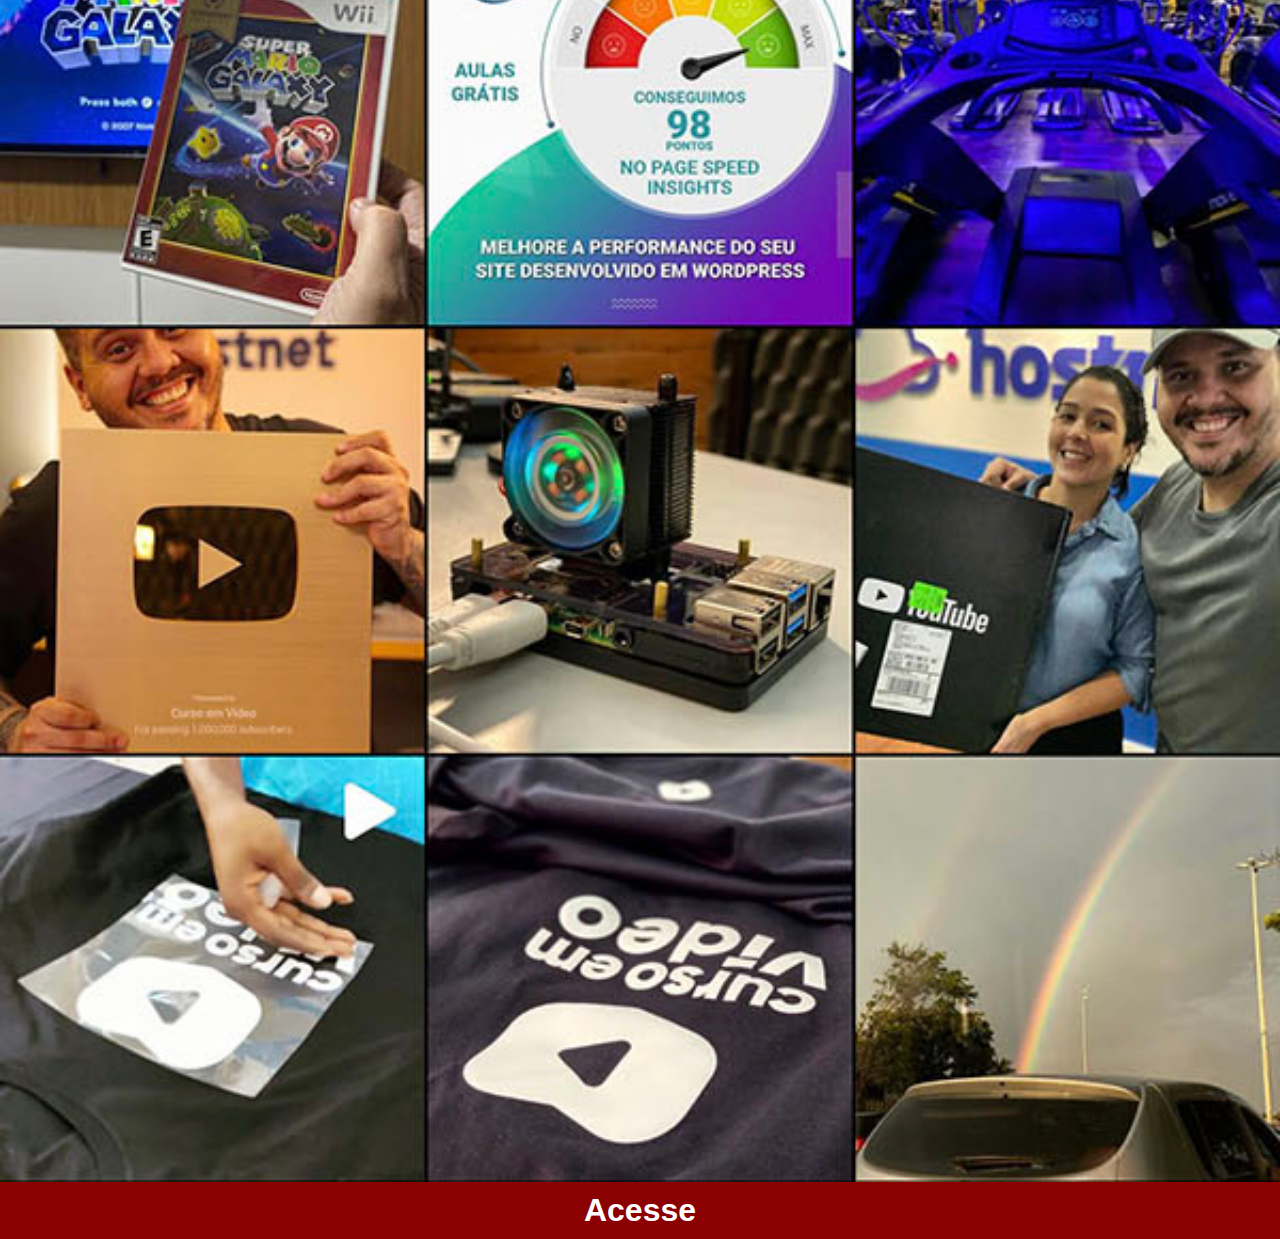
<file: insta.html>
<!DOCTYPE html>
<html lang="pt-br">
<head>
    <meta charset="UTF-8">
    <meta http-equiv="X-UA-Compatible" content="IE=edge">
    <meta name="viewport" content="width=device-width, initial-scale=1.0">
    <title>GitHub</title>
    <style>
        *{
            margin: 0px;
            padding: 0px;
        }

        body{
            background-color: black;
        }

        ::-webkit-scrollbar{
            width: 0px;
            height: 0px;
        }

        img{
            display: block;
            width: 100vw;
        }

        p{
            display: block;
            text-align: center;
        }
        
        a{
            display: block;
            text-decoration: none;
            background-color: darkred;
            padding: 10px;
            text-align: center;
            font-family: Arial, Helvetica, sans-serif;
            font-size: 2em;
            font-weight: bold;
            color: white;
        }

        a:hover{
            text-decoration: underline;
            background-color: red;
            transition-duration: 0.5s;
        }
    </style>
</head>
<body>
    <img src="pacote-d013/imagens/tela-instagram.jpg" alt="Instagram">
    <p><a href="https://www.instagram.com/gustavoguanabara/" target="_blank">Acesse</a></p>
</body>
</html>
</file>
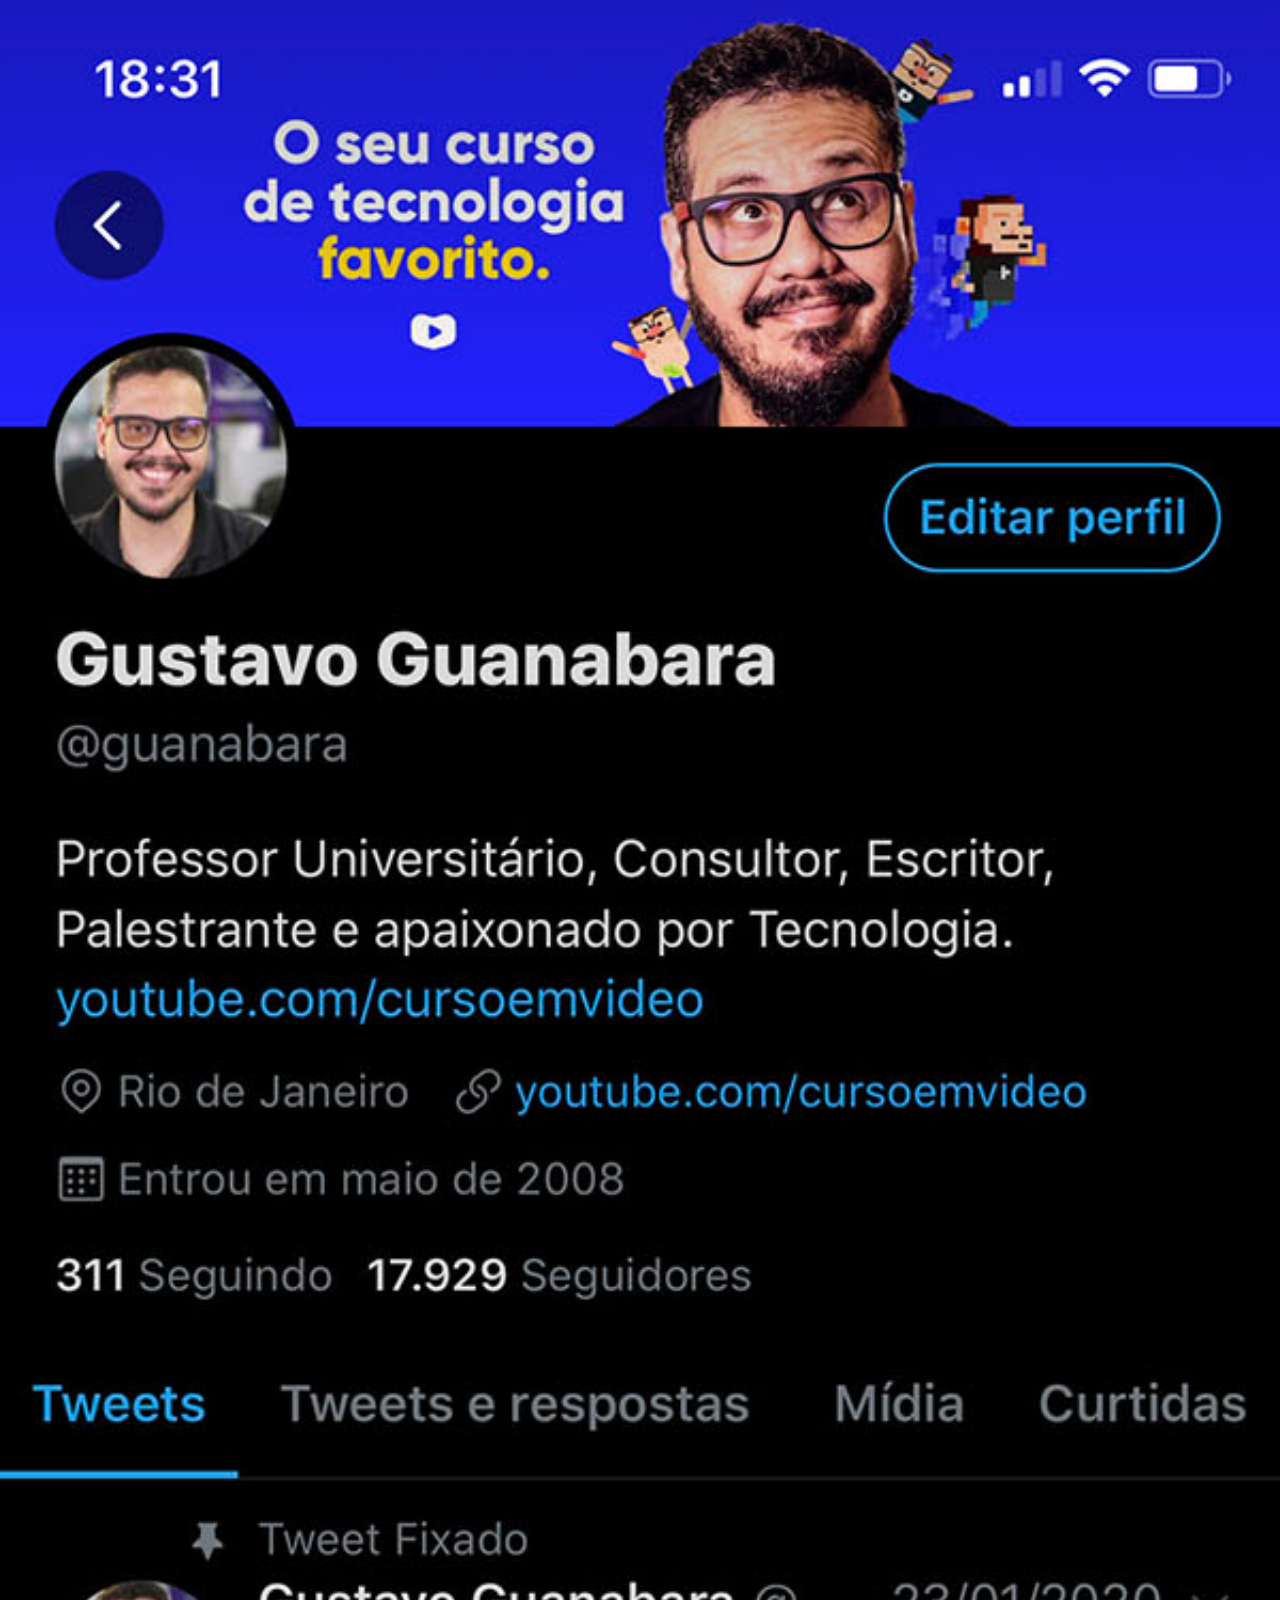
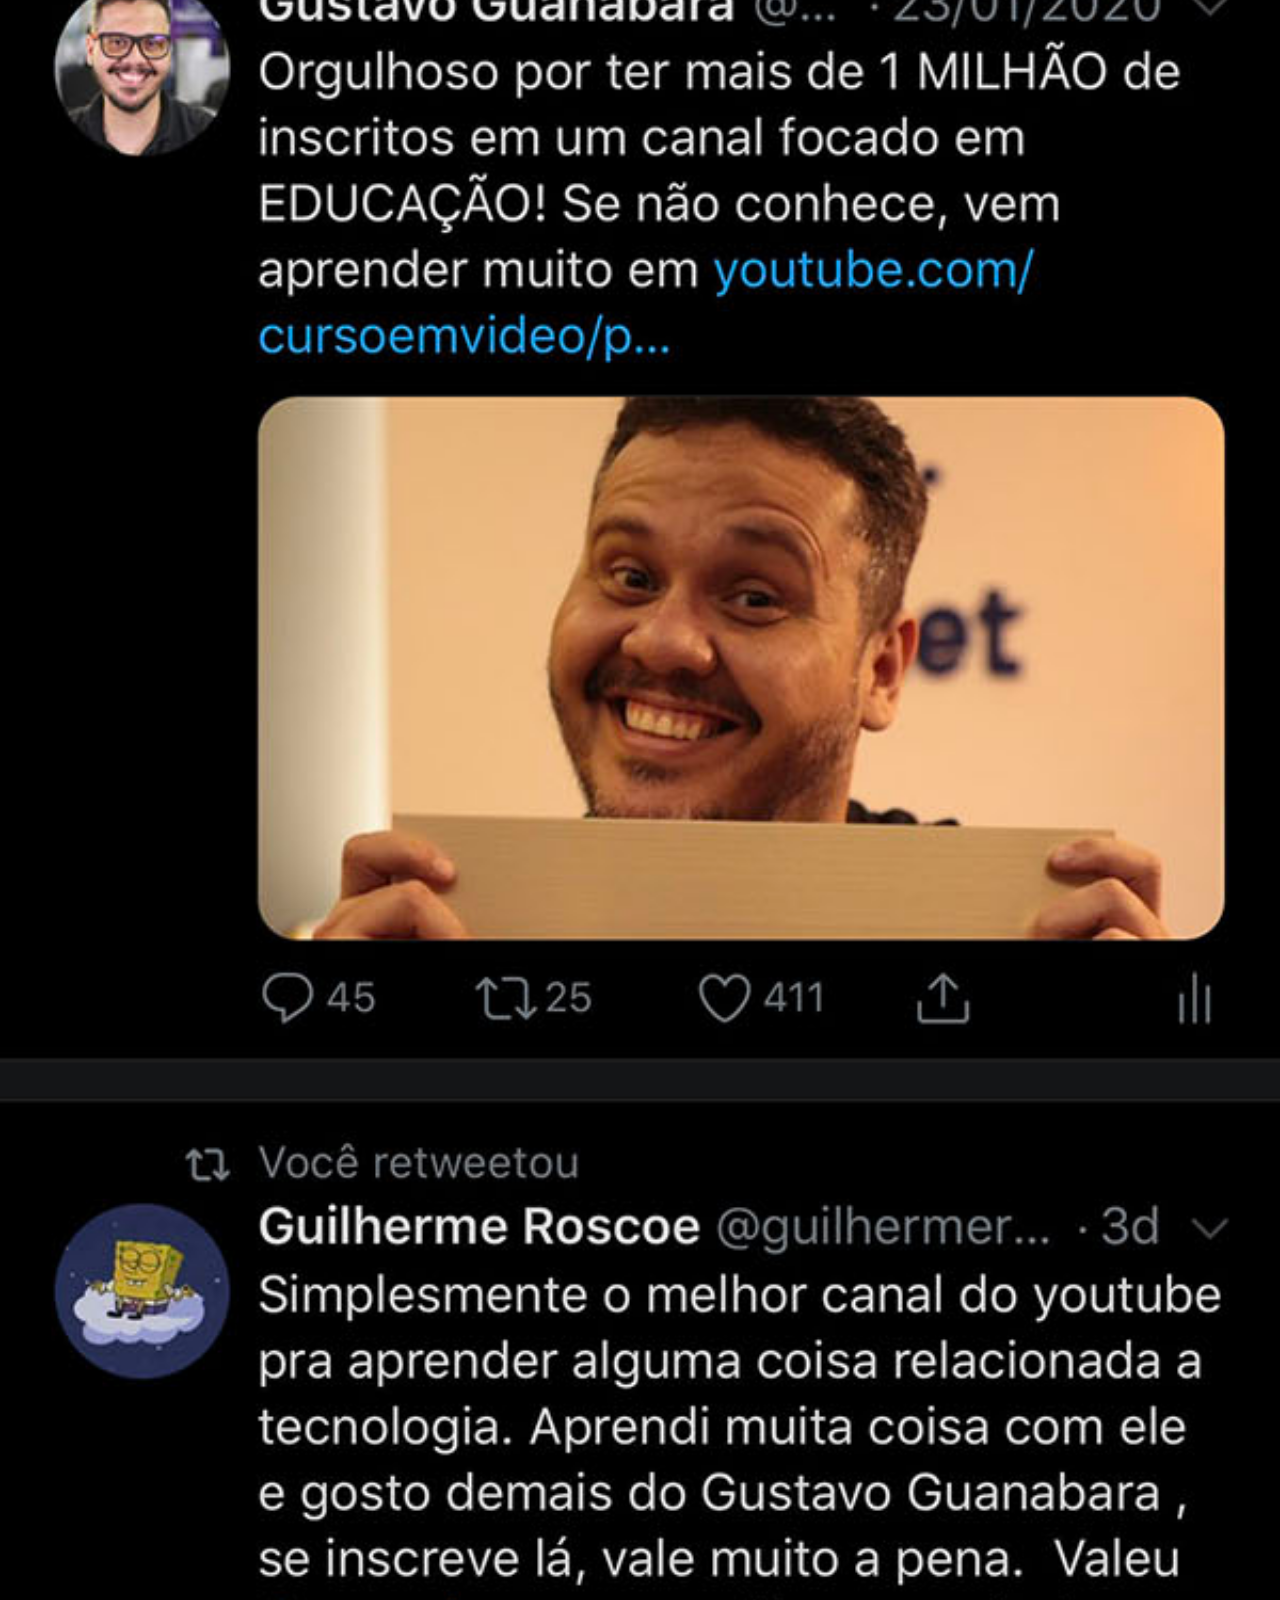
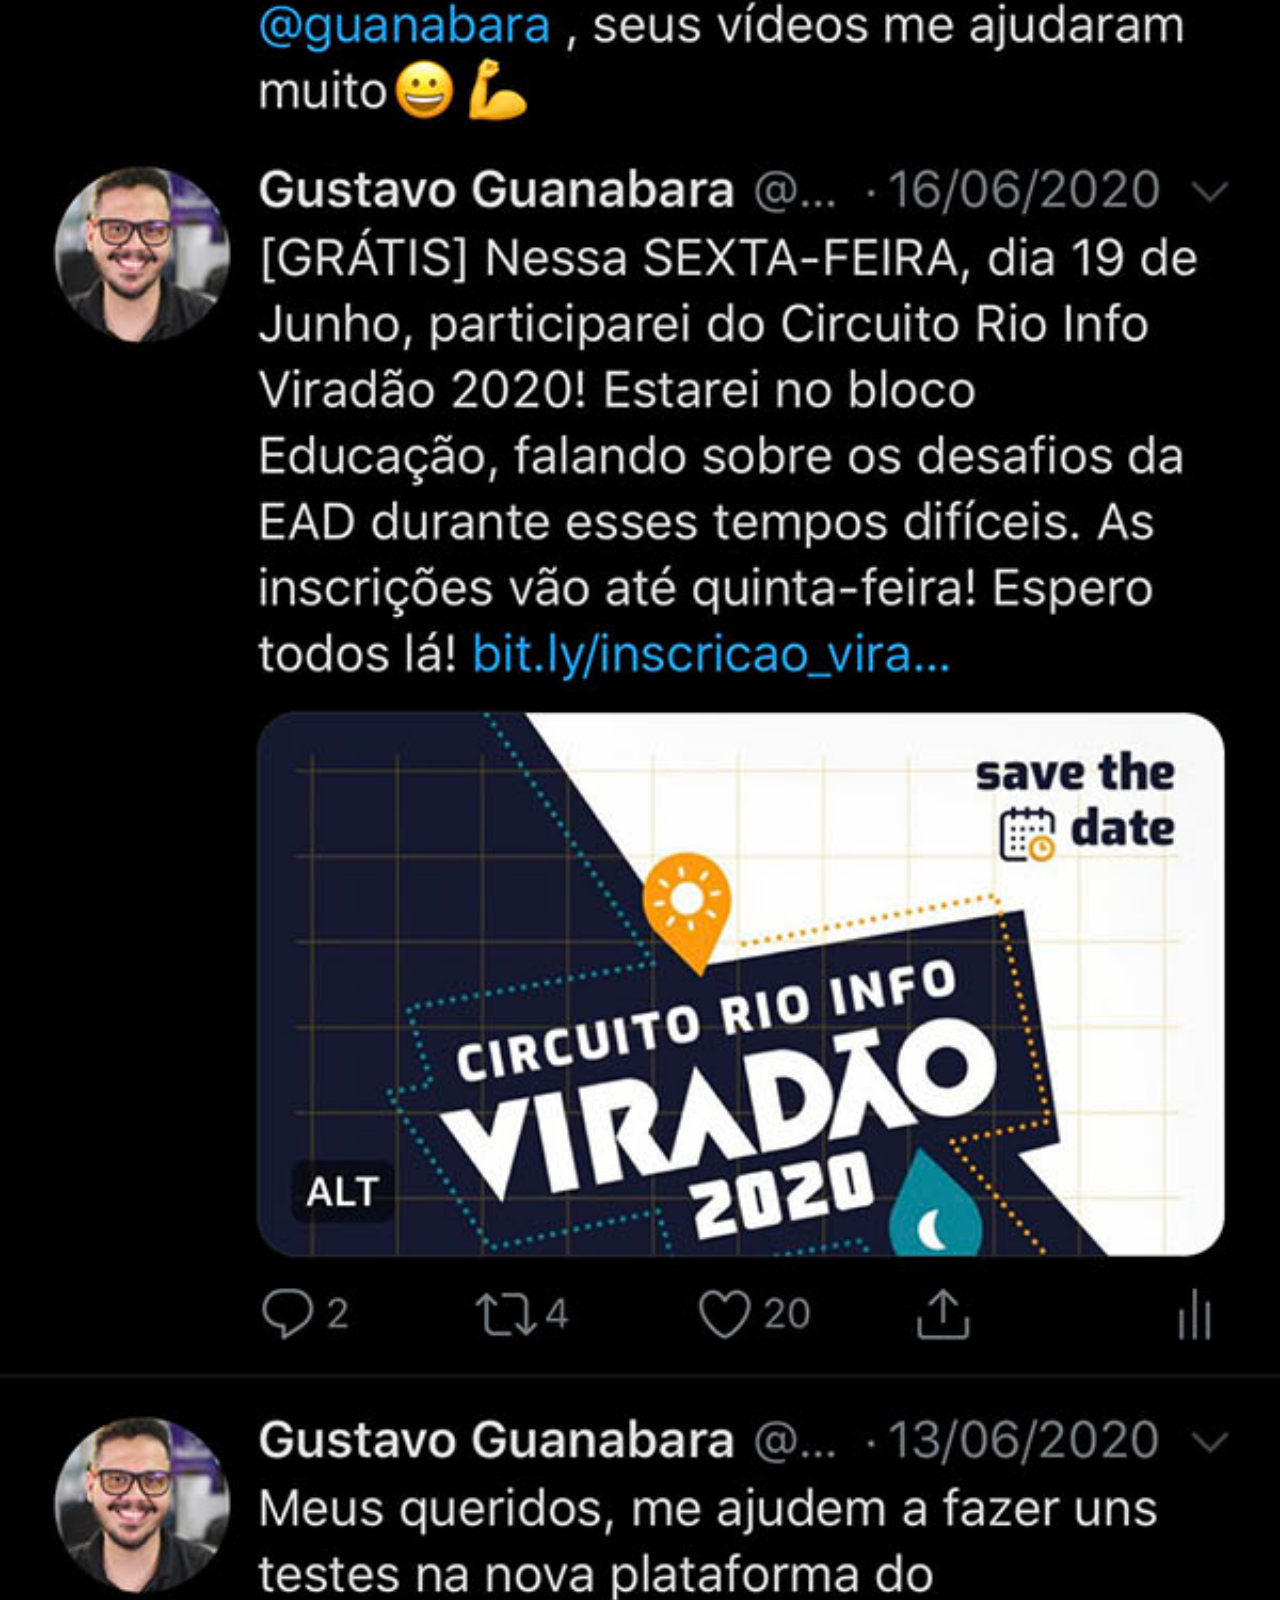
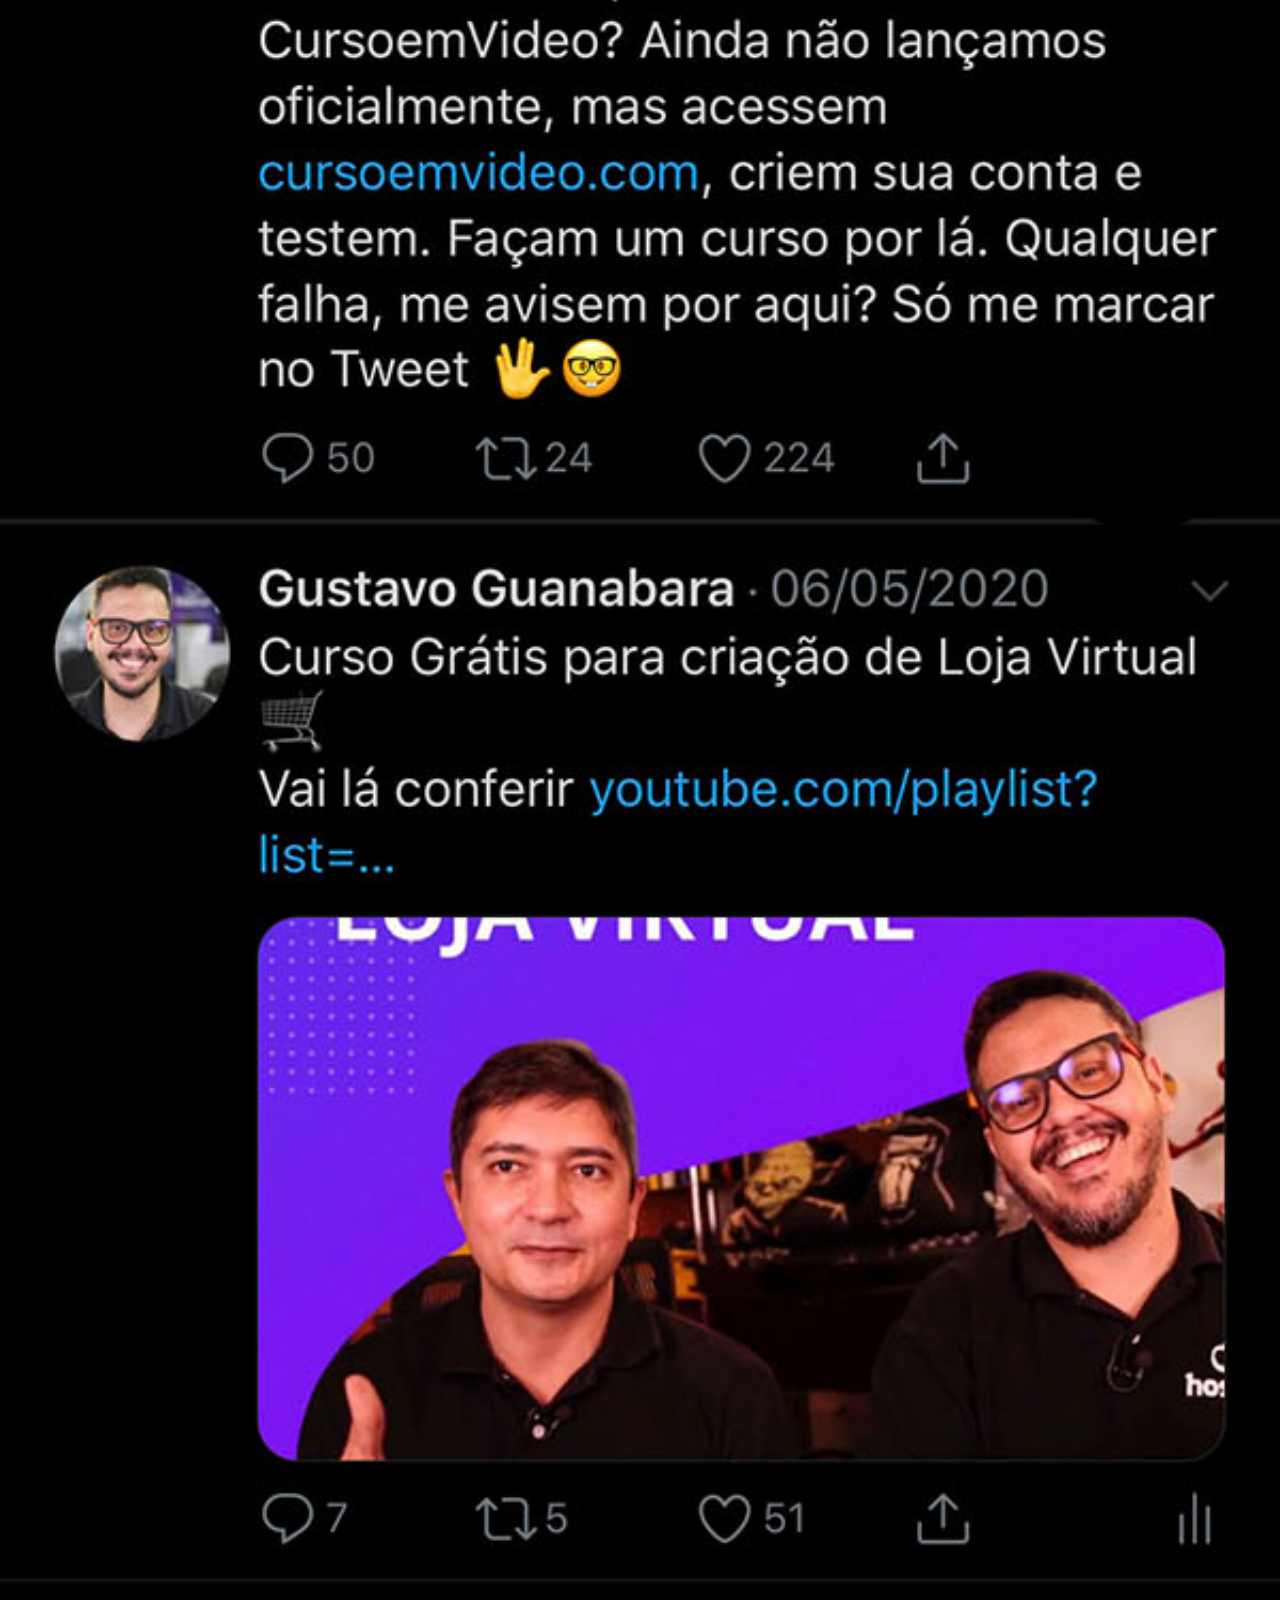
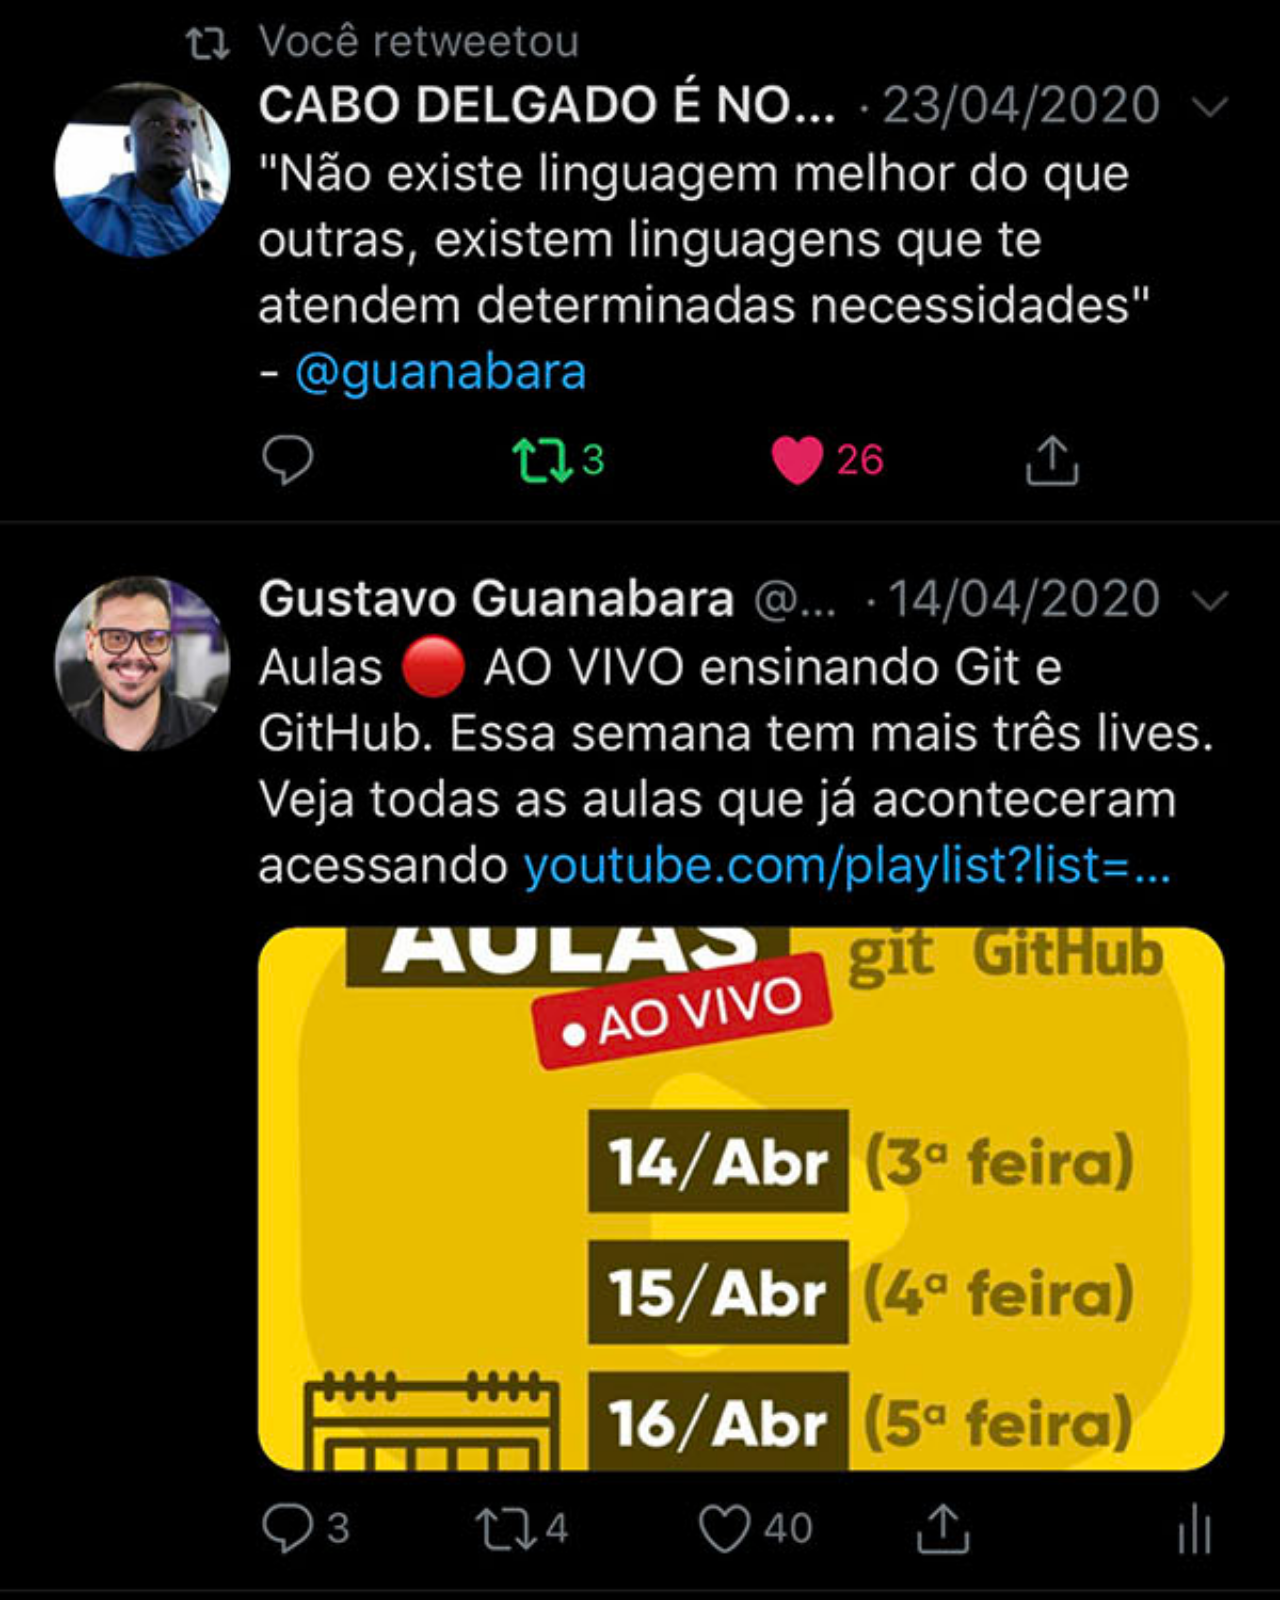
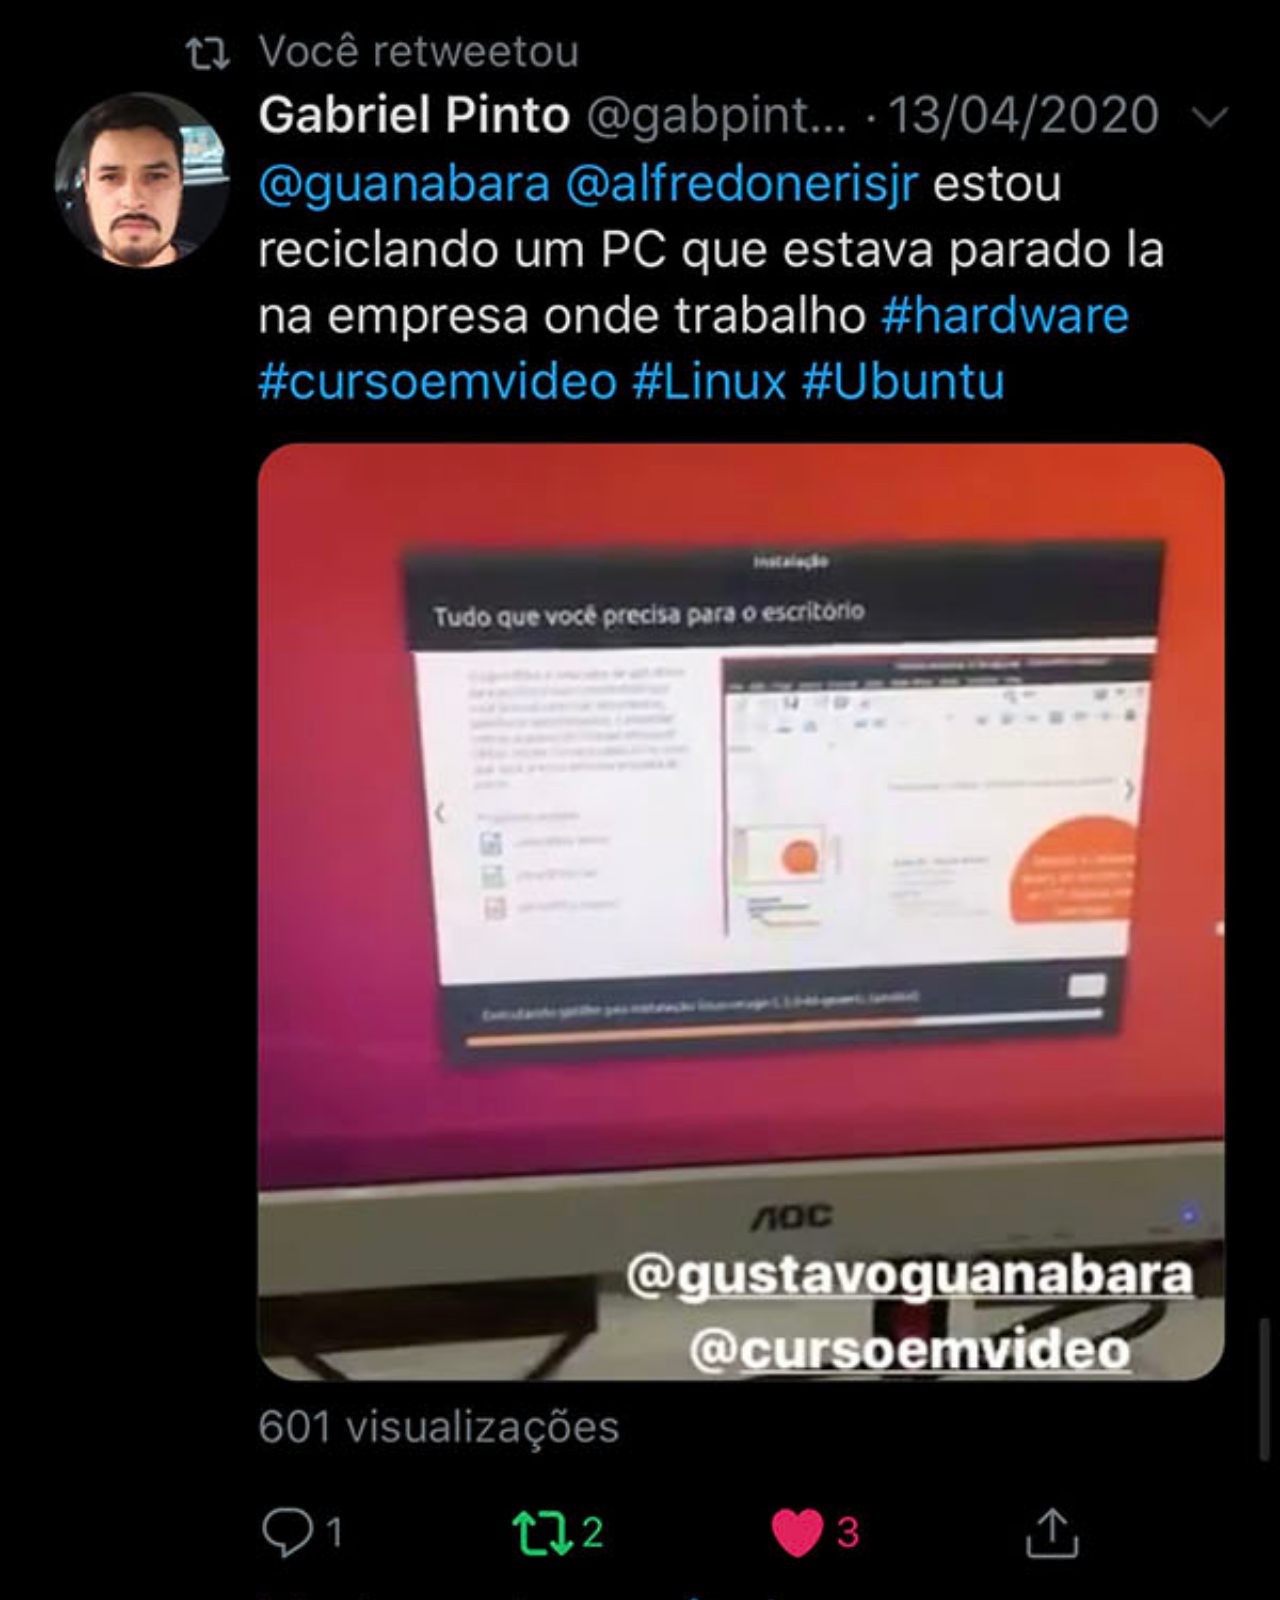
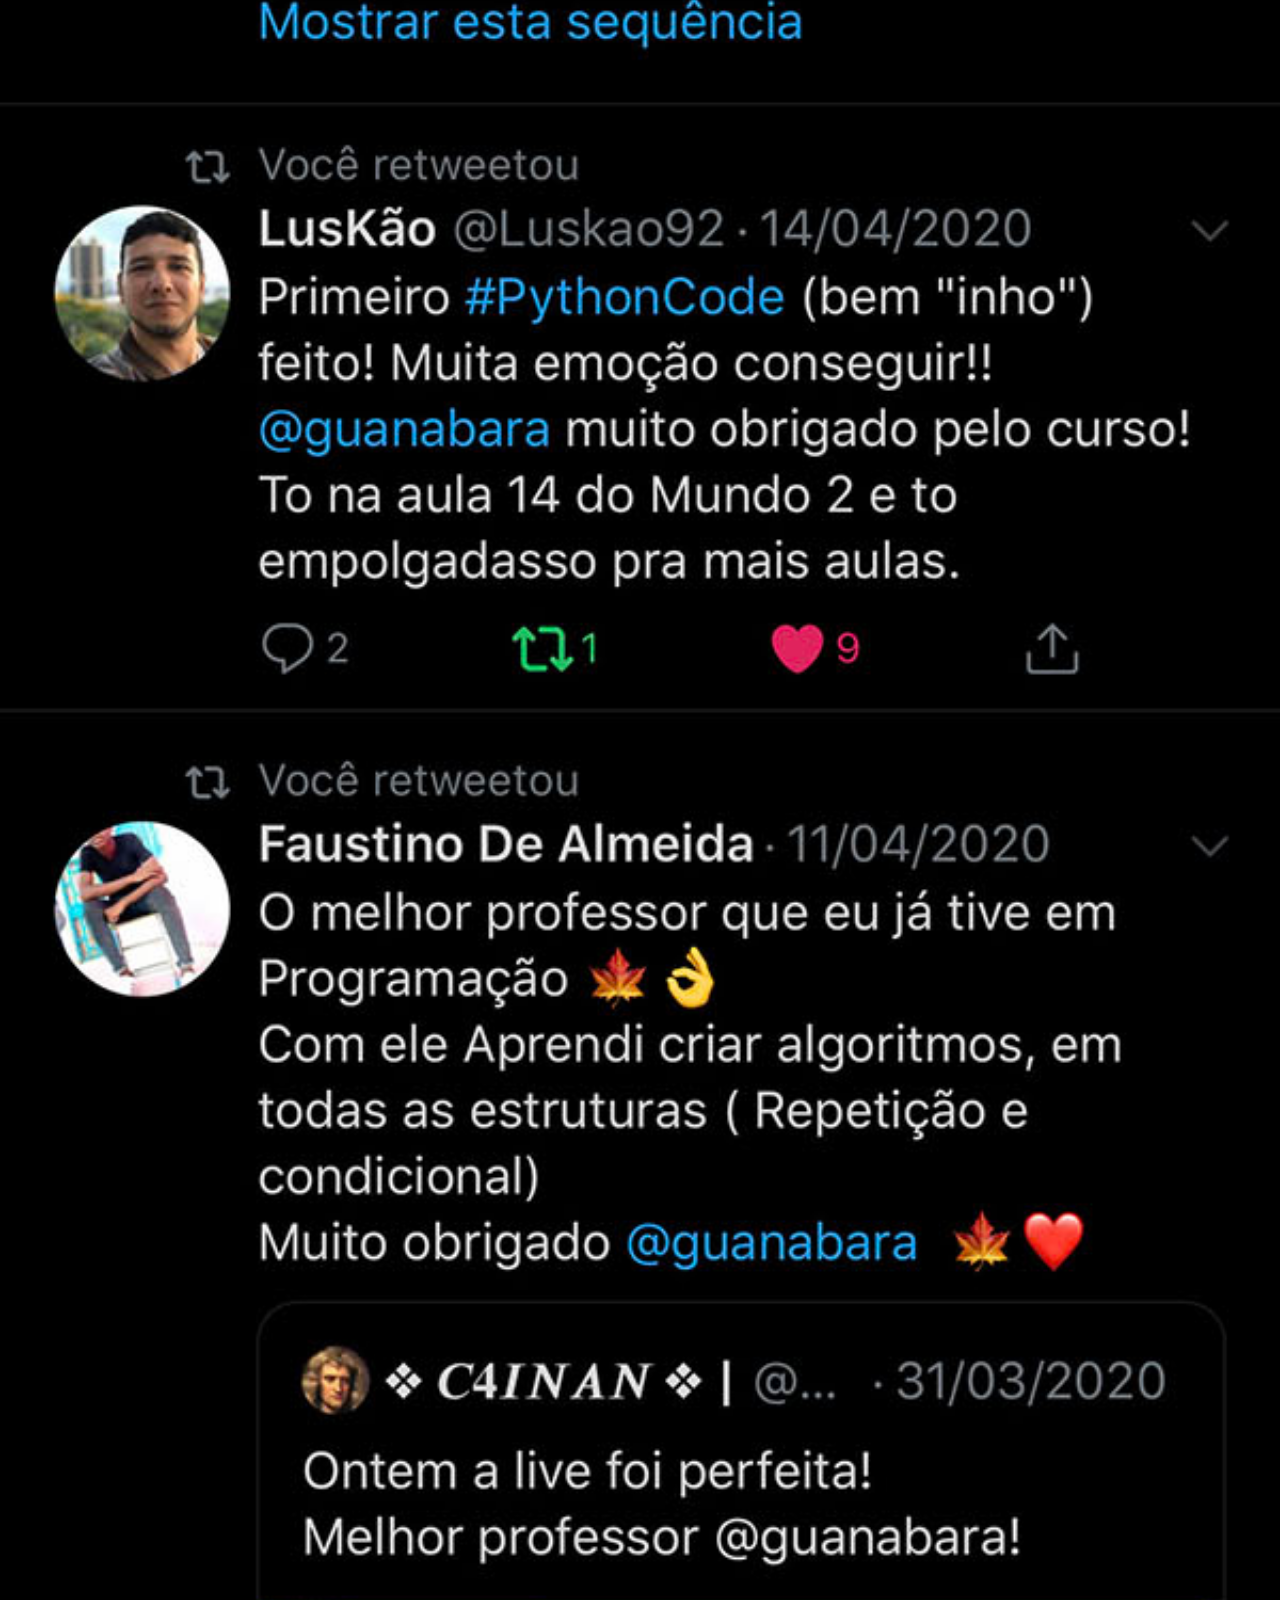
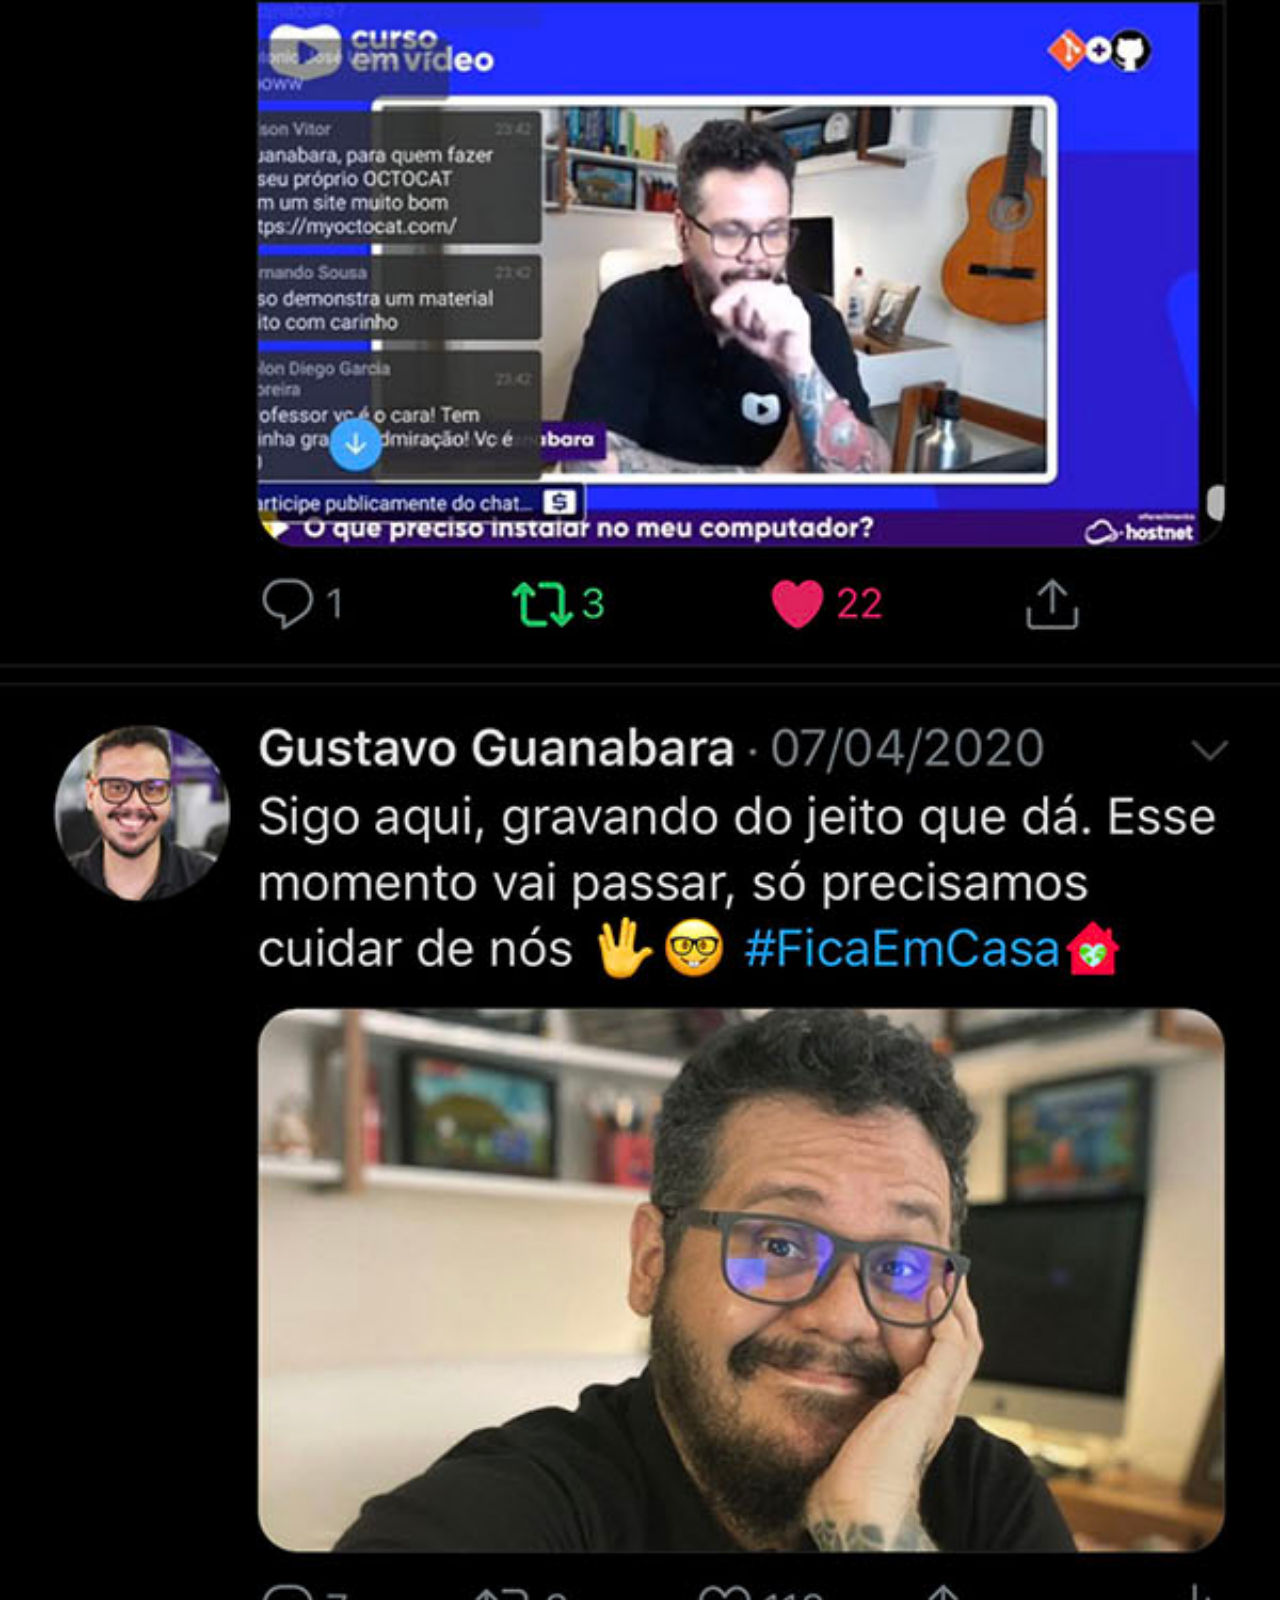
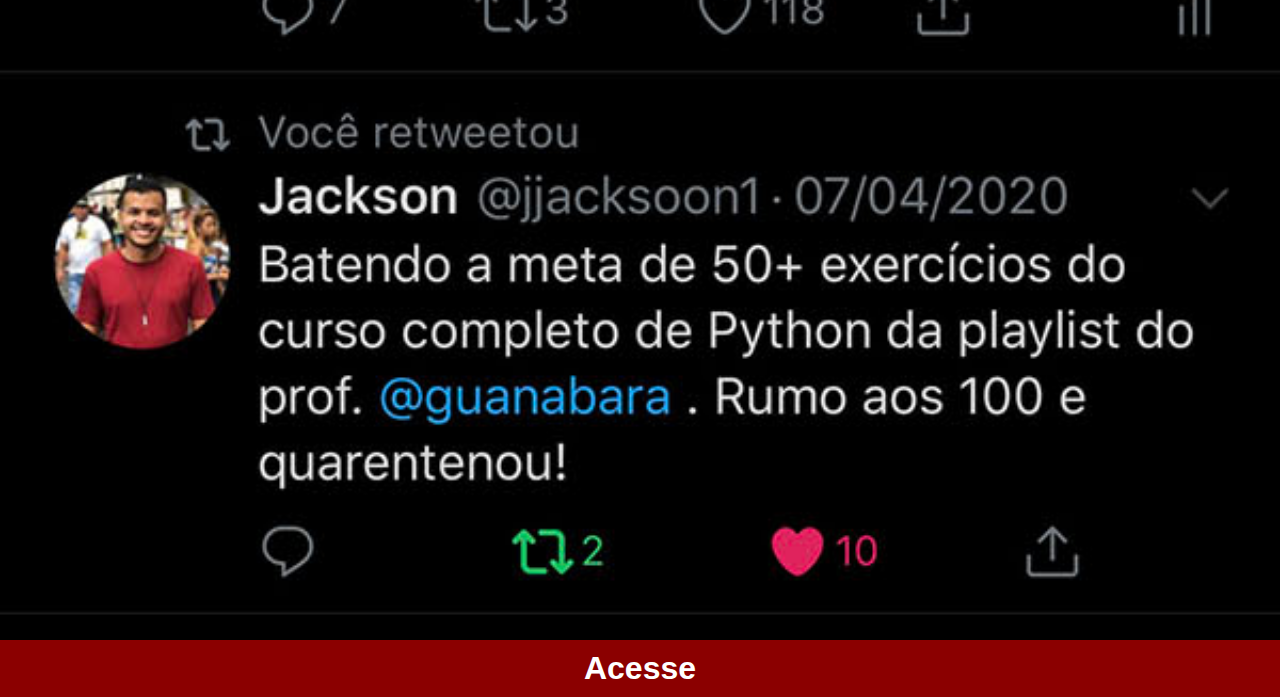
<file: twitter.html>
<!DOCTYPE html>
<html lang="pt-br">
<head>
    <meta charset="UTF-8">
    <meta http-equiv="X-UA-Compatible" content="IE=edge">
    <meta name="viewport" content="width=device-width, initial-scale=1.0">
    <title>youtube</title>
    <style>
        *{
            margin: 0px;
            padding: 0px;
        }

        body{
            background-color: black;
        }

        ::-webkit-scrollbar{
            width: 0px;
            height: 0px;
        }

        img{
            display: block;
            width: 100vw;
        }

        p{
            display: block;
            text-align: center;
        }

        a{
            display: block;
            text-decoration: none;
            background-color: darkred;
            padding: 10px;
            text-align: center;
            font-family: Arial, Helvetica, sans-serif;
            font-size: 2em;
            font-weight: bold;
            color: white;
        }

        a:hover{
            text-decoration: underline;
            background-color: red;
            transition-duration: 0.5s;
        }
    </style>
</head>
<body>
    <img src="pacote-d013/imagens/tela-twitter.jpg" alt="YouTube">
    <p><a href="https://twitter.com/guanabara/" target="_blank">Acesse</a></p>
</body>
</html>
</file>
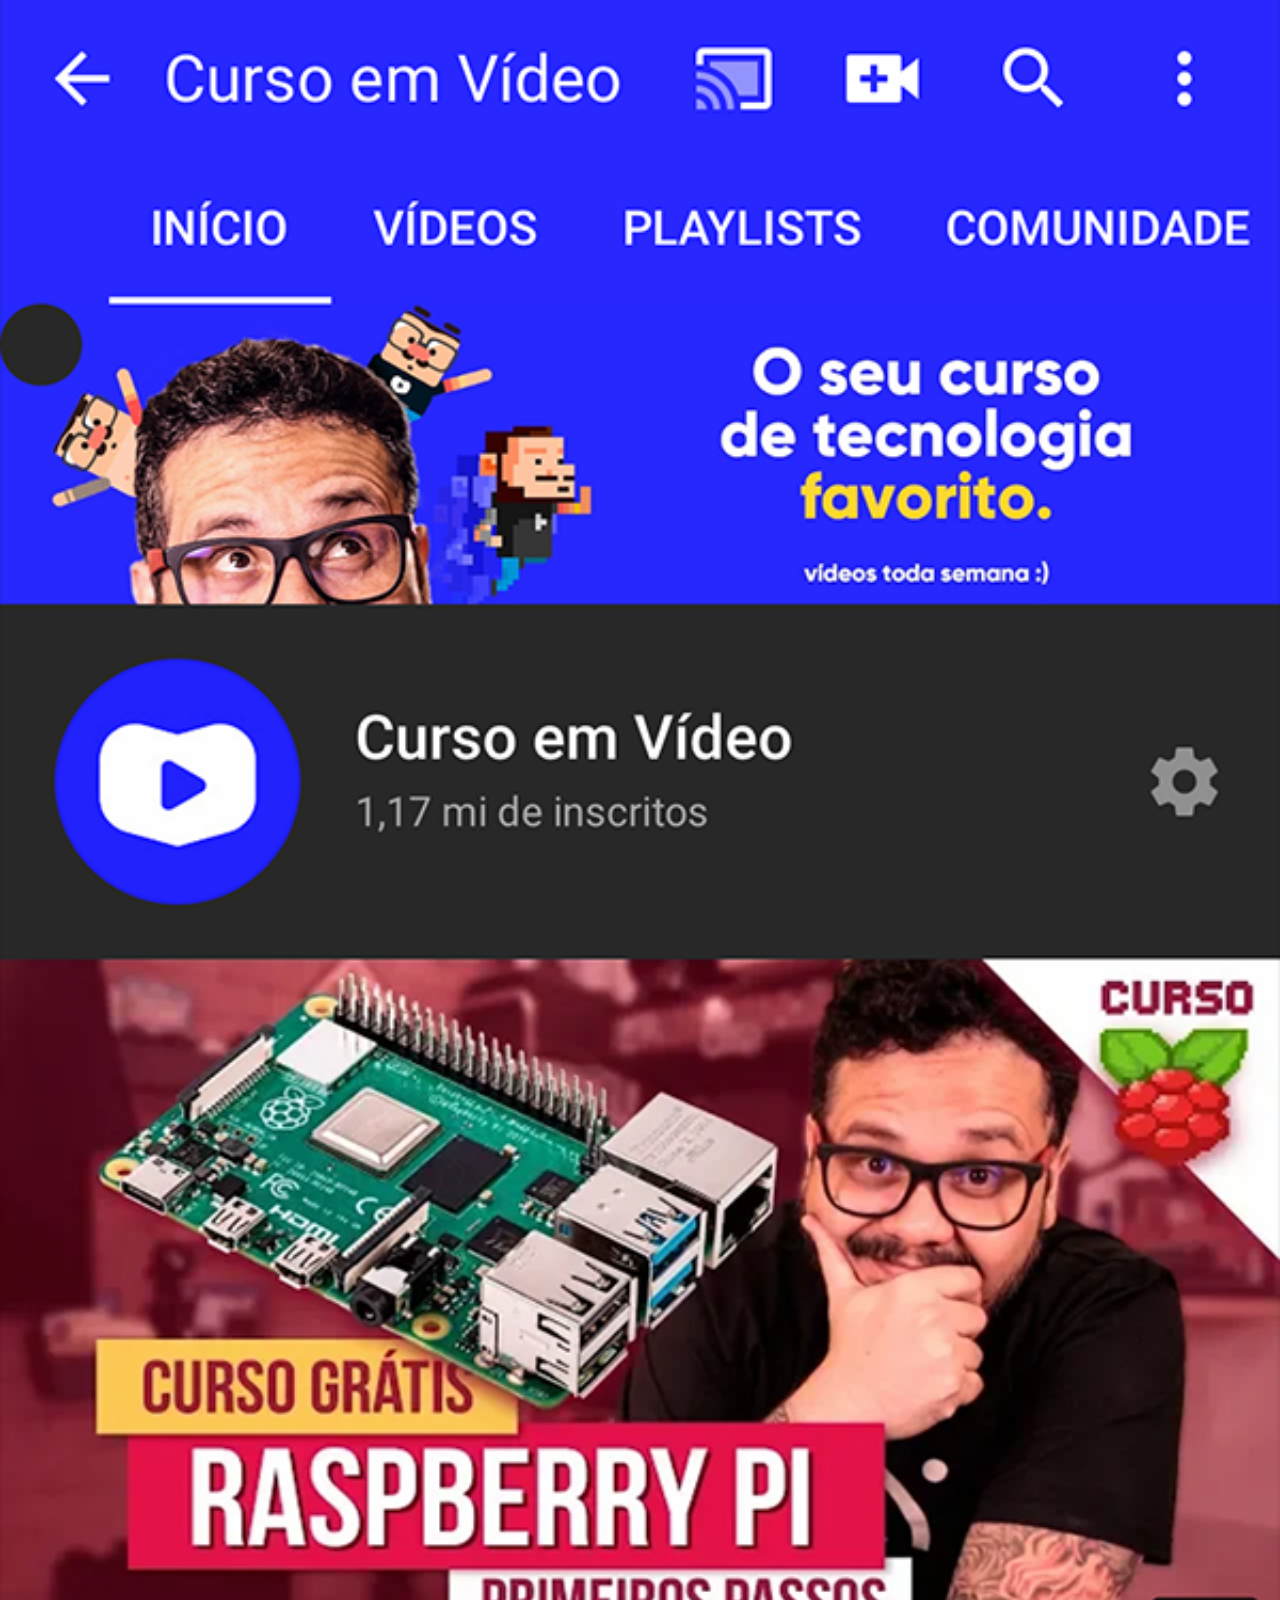
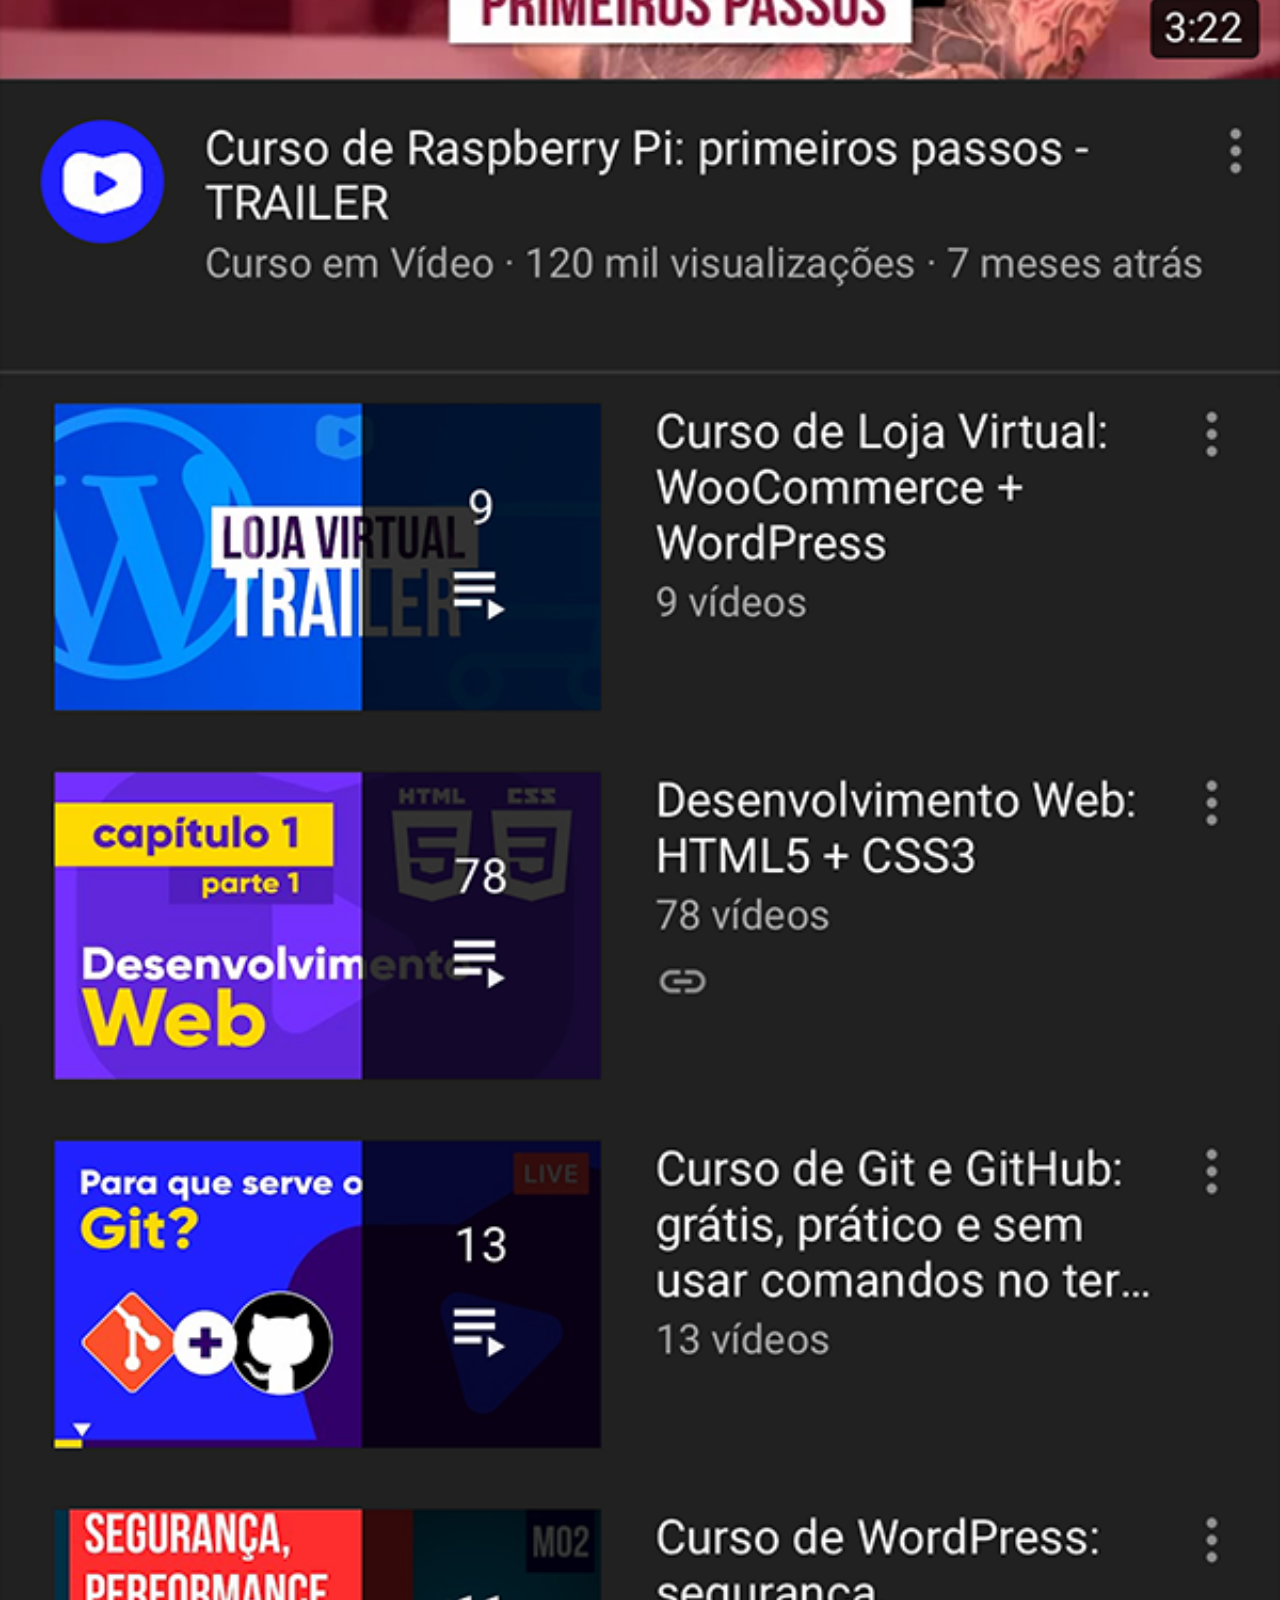
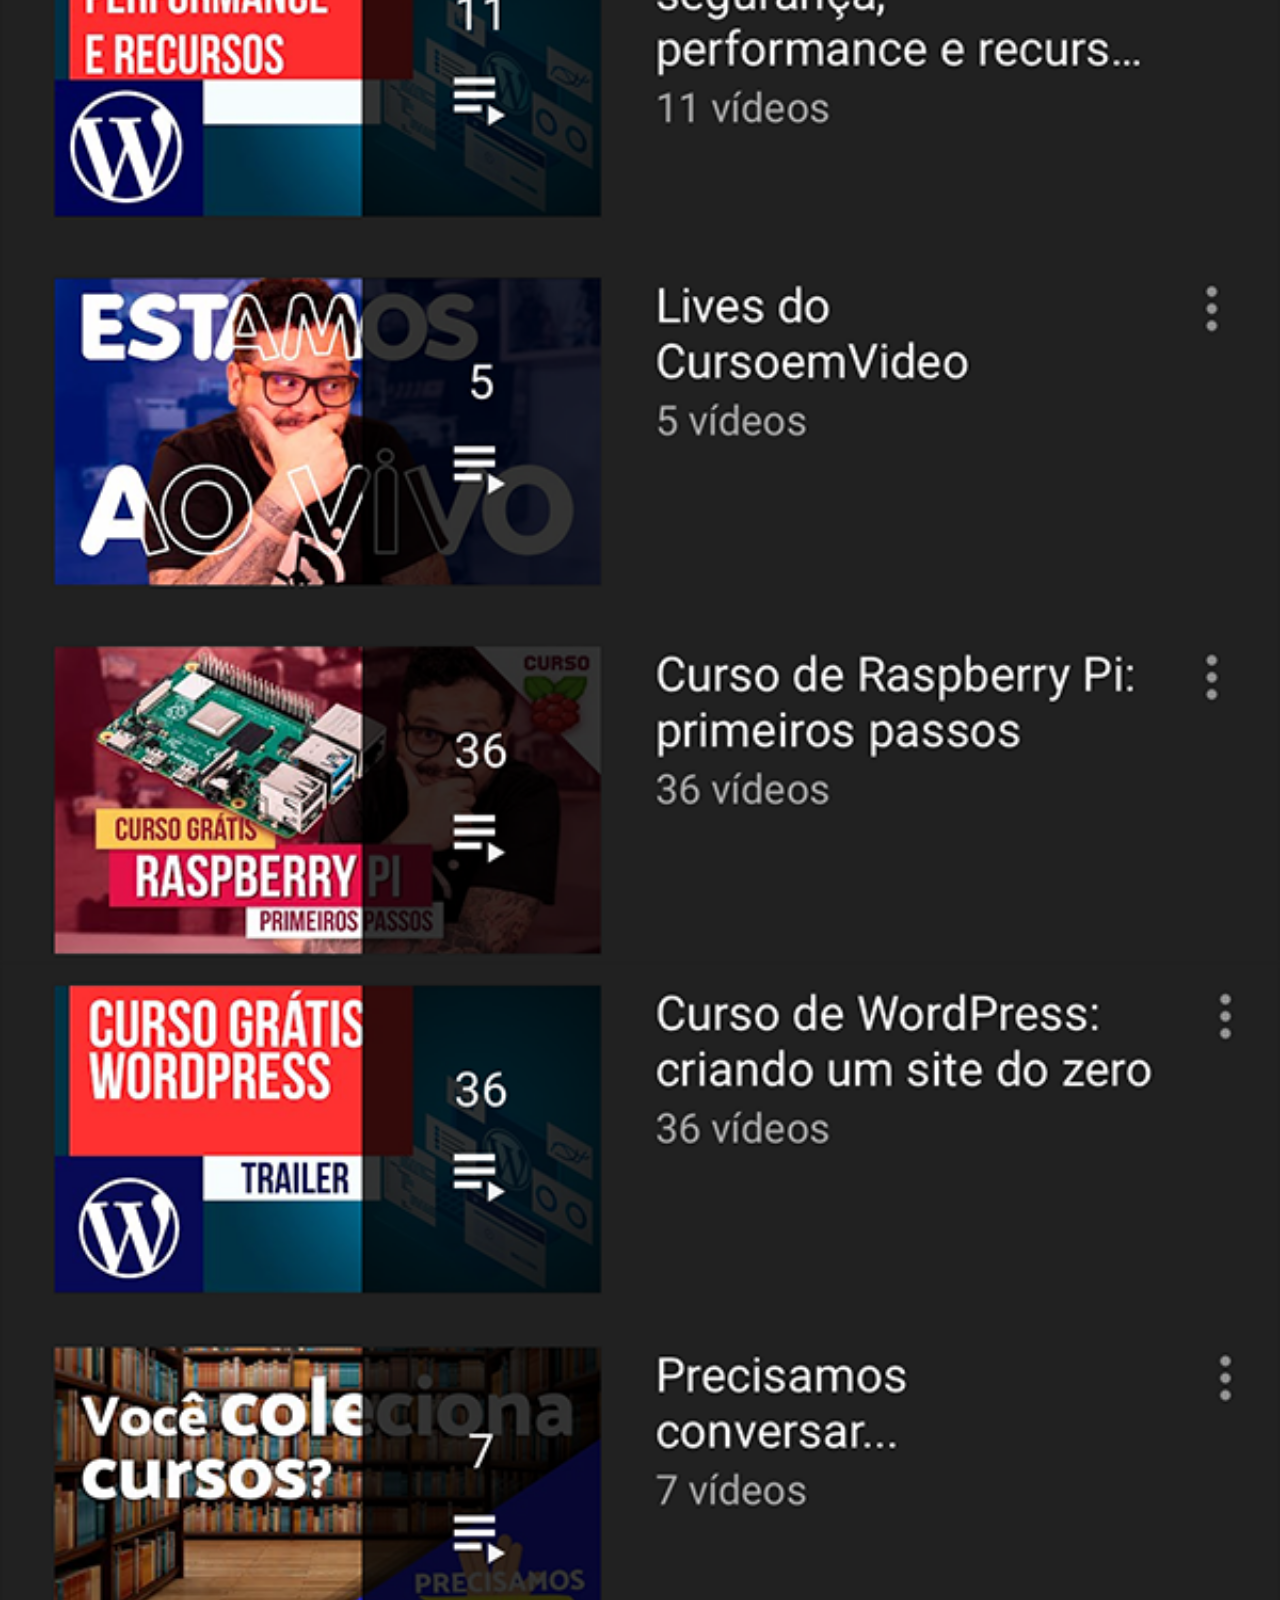
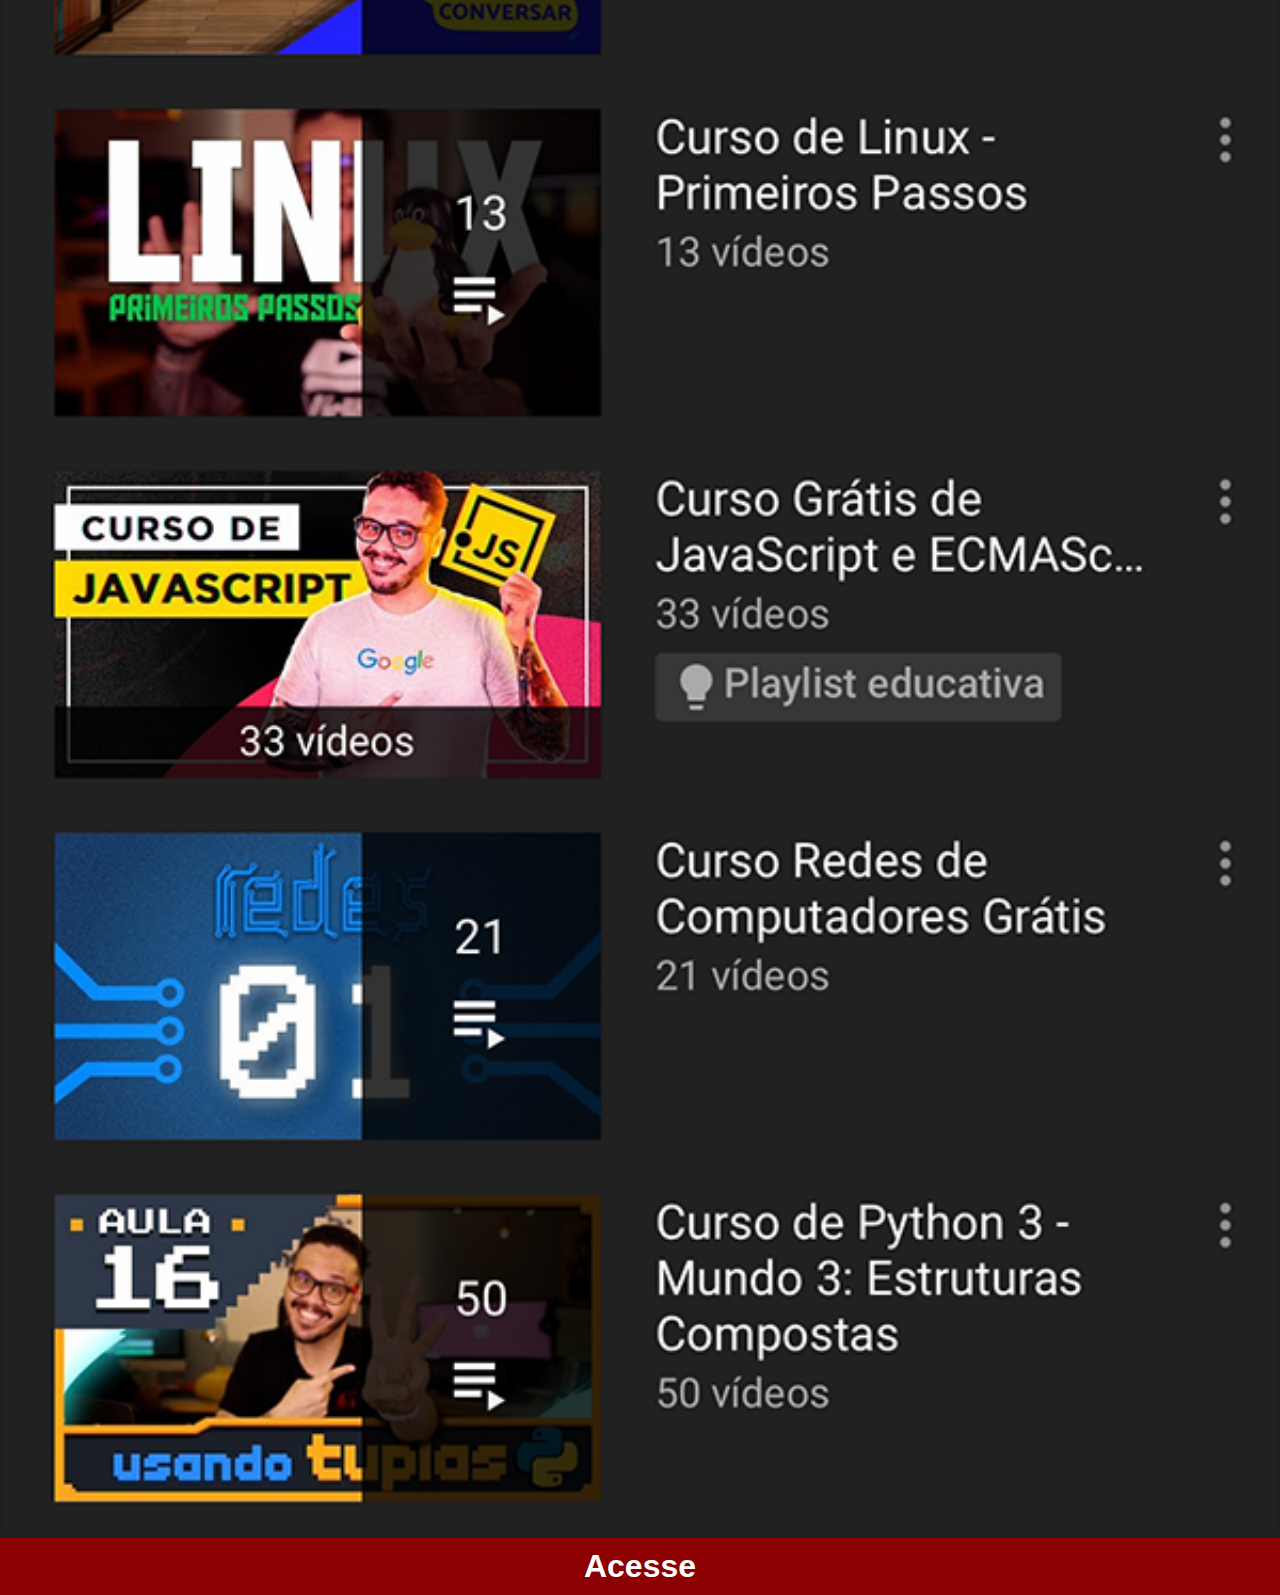
<file: youtube.html>
<!DOCTYPE html>
<html lang="pt-br">
<head>
    <meta charset="UTF-8">
    <meta http-equiv="X-UA-Compatible" content="IE=edge">
    <meta name="viewport" content="width=device-width, initial-scale=1.0">
    <title>youtube</title>
    <style>
        *{
            margin: 0px;
            padding: 0px;
        }

        body{
            background-color: black;
        }

        ::-webkit-scrollbar{
            width: 0px;
            height: 0px;
        }

        img{
            display: block;
            width: 100vw;
        }

        p{
            display: block;
            text-align: center;
        }

        a{
            display: block;
            text-decoration: none;
            background-color: darkred;
            padding: 10px;
            text-align: center;
            font-family: Arial, Helvetica, sans-serif;
            font-size: 2em;
            font-weight: bold;
            color: white;
        }

        a:hover{
            text-decoration: underline;
            background-color: red;
            transition-duration: 0.5s;
        }
    </style>
</head>
<body>
    <img src="pacote-d013/imagens/tela-youtube.png" alt="YouTube">
    <p><a href="https://www.youtube.com/@CursoemVideo/playlists" target="_blank">Acesse</a></p>
</body>
</html>
</file>
<file: style.css>
@charset "UTF-8";

* {
    margin: 0px;
    padding: 0px;
}

html, body{
    height: 100vh;
    width: 100vw;
}

body{
    background-color: rgb(65, 65, 65);
    background-image: url('pacote-d013/imagens/fundo-madeira.jpg');
    background-repeat: no-repeat;
    background-position: top center;
    background-size: cover;
    background-attachment: fixed;
}

body::-webkit-scrollbar {
    width: 12px;
    height: 12px;
}

body::-webkit-scrollbar-track {
    background: rgb(65, 65, 65);        /* color of the tracking area */
}

body::-webkit-scrollbar-thumb {
    background-color: grey;    /* color of the scroll thumb */
    border-radius: 20px;       /* roundness of the scroll thumb */
    border: 3px solid rgb(65, 65, 65);  /* creates padding around scroll thumb */
}

body::-webkit-scrollbar-corner{
    background: rgb(65, 65, 65);
}

body:hover{
    scrollbar-width: 15px;
}

main{
    position: relative;
    height: 100vh;
    margin: 20px;
}

section#telefone{
    position: absolute;
    top: 50%;
    left: 50%;
    width: 310px;
    height: 627px;
    transform: translate(-50%, -50%);

    background-image: url('pacote-d013/imagens/frame-iphone.png');
}

iframe#tela{
    position: relative;
    top: 80px;
    left: 22.9px;
    width: 269px;
    height: 472px;
}

section#redes-sociais{
    text-align: right;
}

section#redes-sociais img{
    border-radius: 50%;
    width: 50px;
    height: 50px;
    margin: 5px;
    box-shadow: 2px 2px 5px rgba(0, 0, 0, 0.404);
    box-sizing: border-box;
}

section#redes-sociais img:hover{
    border: 2px solid rgba(255, 255, 255, 0.616);
    transform: translate(-3px, -3px);
    box-shadow: 5px 5px 10px rgba(0, 0, 0, 0.61);
    transition: transform 0.5s, border 1s;
}
</file>
